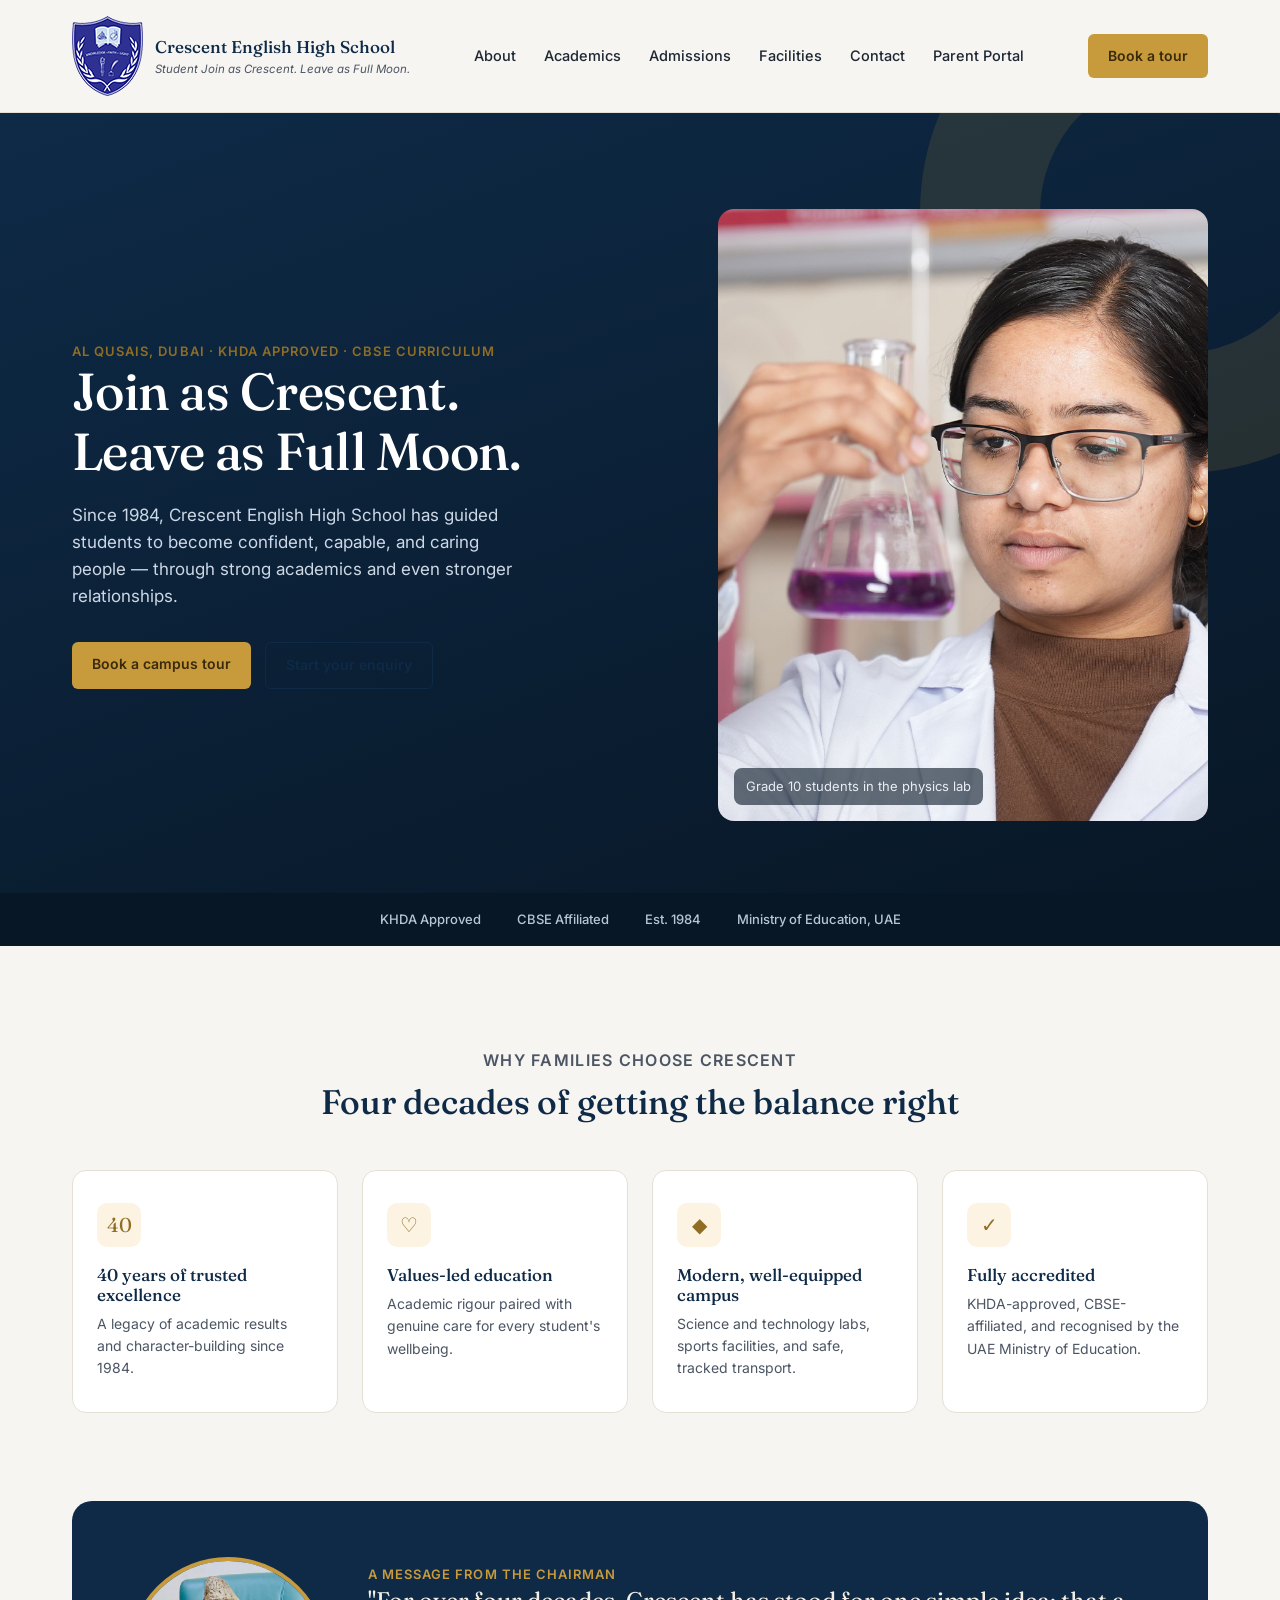
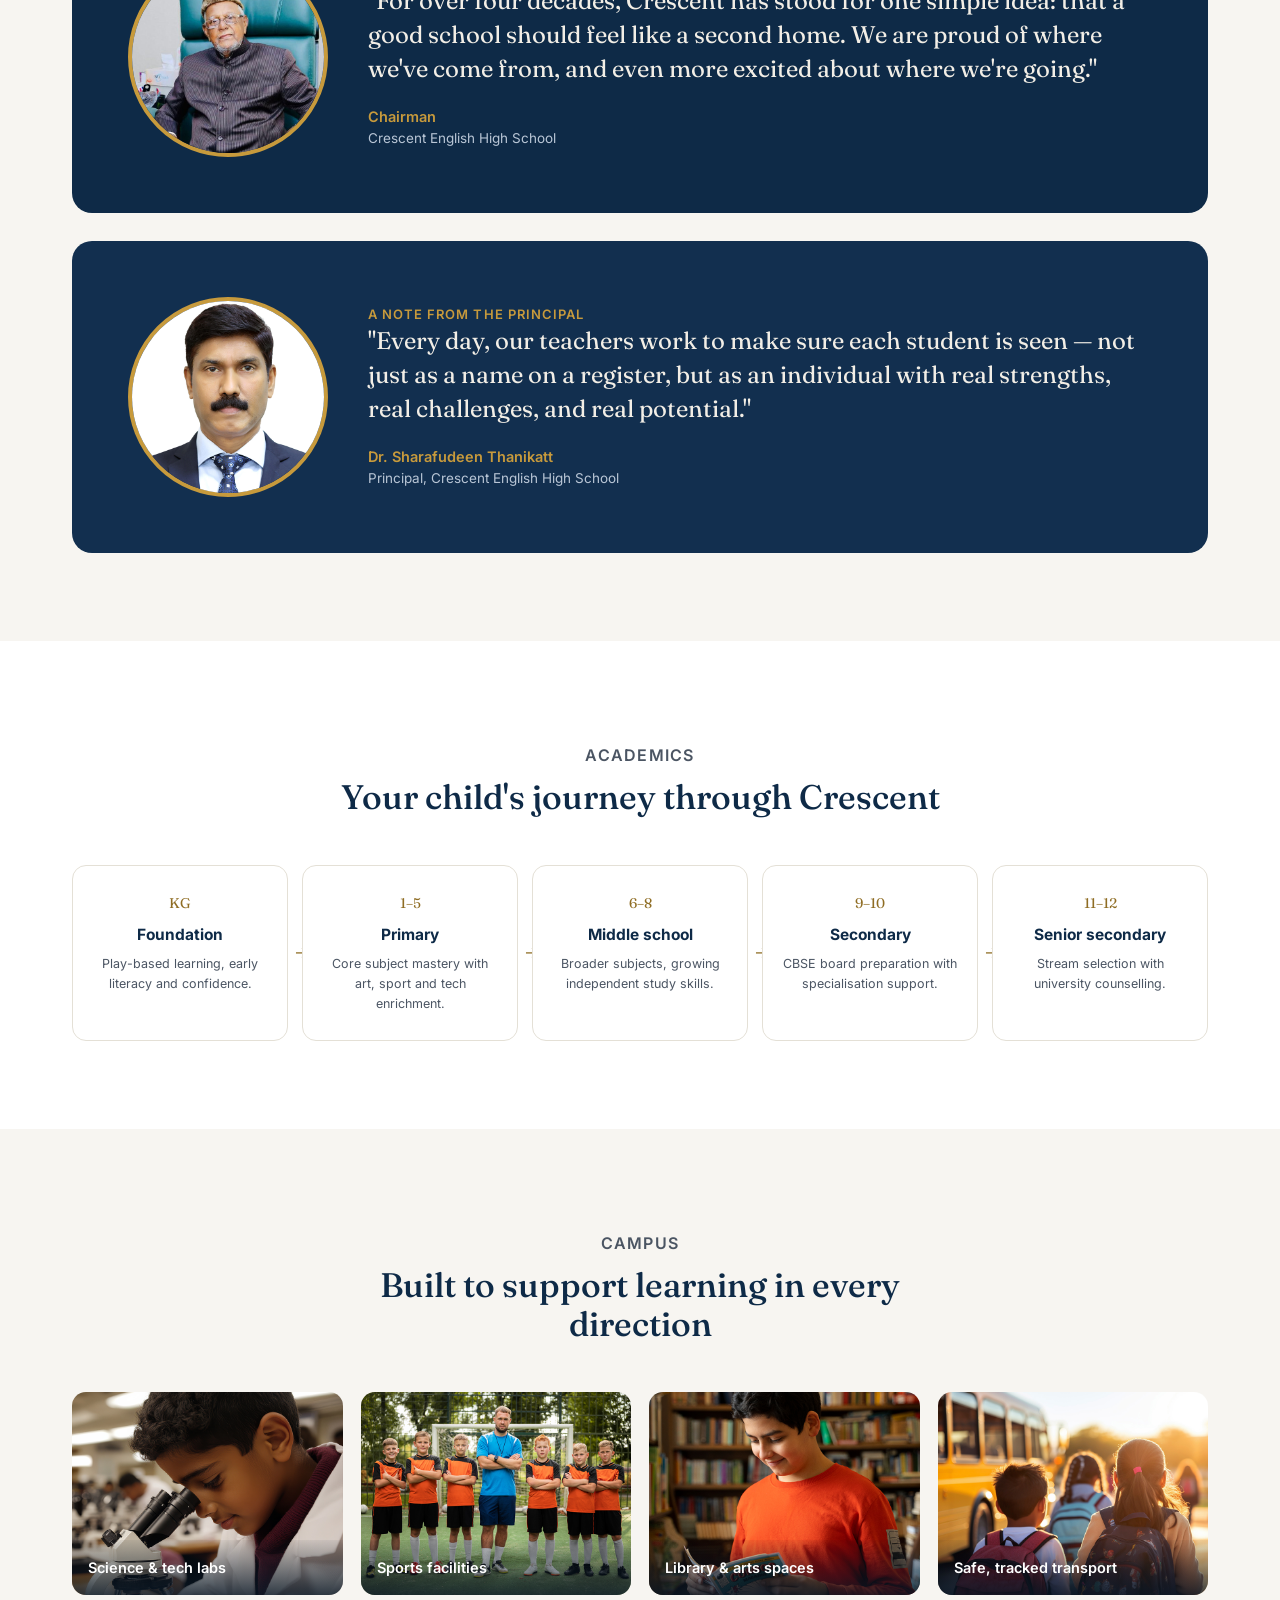
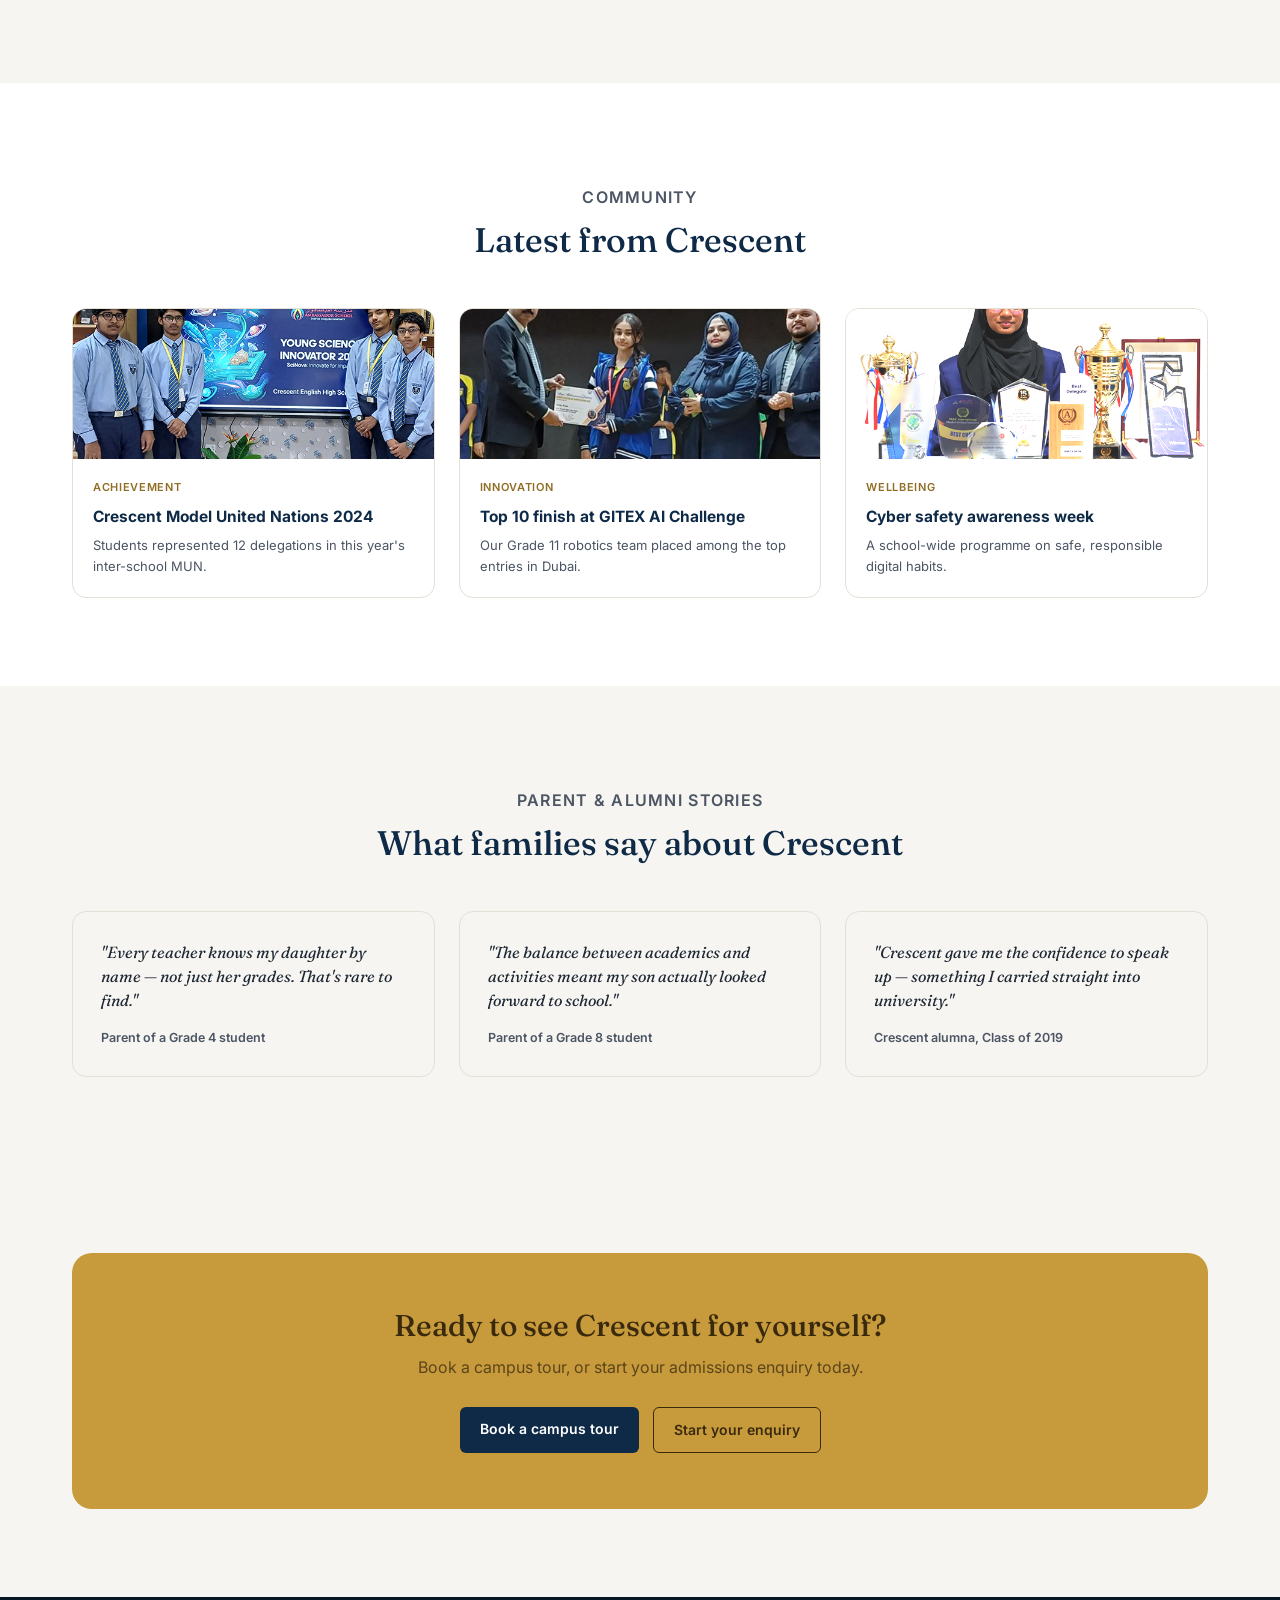
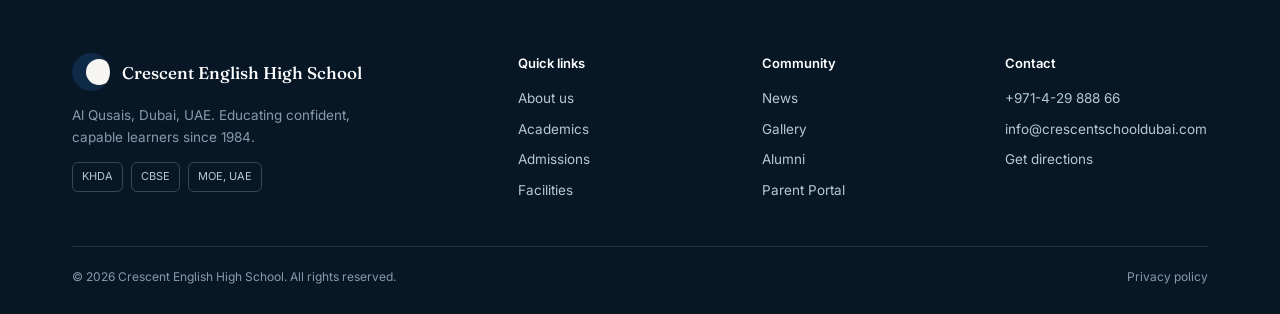
<file: index.html>
<!DOCTYPE html>
<html lang="en">
<head>
<meta charset="UTF-8">
<meta name="viewport" content="width=device-width, initial-scale=1.0">
<title>Crescent English High School — Home</title>
<link rel="preconnect" href="https://fonts.googleapis.com">
<link href="https://fonts.googleapis.com/css2?family=Fraunces:opsz,wght@9..144,400;9..144,500;9..144,600&family=Inter:wght@400;500;600&display=swap" rel="stylesheet">
<link rel="stylesheet" href="css/style.css">
</head>
<body>

<header>
  <div class="nav wrap">
    <div class="brand">
<img src="images/logo.png" alt="School Logo"><div>
        <div class="name">Crescent English High School</div>
        <div class="tag">Student Join as Crescent. Leave as Full Moon.</div>
      </div>
    </div>
    <nav class="links">
      <a href="about.html">About</a>
      <a href="academics.html">Academics</a>
      <a href="admissions.html">Admissions</a>
      <a href="facilities.html">Facilities</a>
      <a href="contact.html">Contact</a>
          <a href="parent-portal.html">Parent Portal</a>
    </nav>
    <a href="admissions.html" class="btn btn-primary">Book a tour</a>
  </div>
</header>

<section class="home-hero" style="padding:0;">
  <div class="hero-arc"></div>
  <div class="wrap">
    <div>
      <p class="eyebrow">Al Qusais, Dubai · KHDA approved · CBSE curriculum</p>
      <h1>Join as Crescent.<br>Leave as Full Moon.</h1>
      <p class="lede">Since 1984, Crescent English High School has guided students to become confident, capable, and caring people — through strong academics and even stronger relationships.</p>
      <div class="cta-row">
        <a href="admissions.html" class="btn btn-primary">Book a campus tour</a>
        <a href="admissions.html" class="btn-ghost btn">Start your enquiry</a>
      </div>
    </div>
    <div class="hero-visual">
      <img src="images/hero-home.jpg" alt="Students in the science lab at Crescent English High School">
      <div class="cap">Grade 10 students in the physics lab</div>
    </div>
  </div>
</section>

<div class="trust-strip">
  <div class="wrap">
    <span>KHDA Approved</span><span>CBSE Affiliated</span><span>Est. 1984</span><span>Ministry of Education, UAE</span>
  </div>
</div>

<section>
  <div class="wrap">
    <div class="section-head">
      <p class="eyebrow">Why families choose Crescent</p>
      <h2>Four decades of getting the balance right</h2>
    </div>
    <div class="value-grid">
      <div class="value-card"><div class="icon">40</div><h3>40 years of trusted excellence</h3><p>A legacy of academic results and character-building since 1984.</p></div>
      <div class="value-card"><div class="icon">♡</div><h3>Values-led education</h3><p>Academic rigour paired with genuine care for every student's wellbeing.</p></div>
      <div class="value-card"><div class="icon">◆</div><h3>Modern, well-equipped campus</h3><p>Science and technology labs, sports facilities, and safe, tracked transport.</p></div>
      <div class="value-card"><div class="icon">✓</div><h3>Fully accredited</h3><p>KHDA-approved, CBSE-affiliated, and recognised by the UAE Ministry of Education.</p></div>
    </div>
  </div>
</section>

<section style="padding-top:0;">
  <div class="wrap">

    <!-- Chairman's message -->
    <div class="message-panel">
      <div class="photo"><img src="images/chairman.jpg" alt="Chairman, Crescent English High School"></div>
      <div>
        <p class="eyebrow" style="color:var(--gold);">A message from the chairman</p>
        <blockquote>"For over four decades, Crescent has stood for one simple idea: that a good school should feel like a second home. We are proud of where we've come from, and even more excited about where we're going."</blockquote>
        <div class="attr">Chairman</div>
        <div class="role">Crescent English High School</div>
      </div>
    </div>

    <!-- Principal's message -->
    <div class="message-panel alt">
      <div class="photo"><img src="images/principal.jpg" alt="Dr. Sharafudeen Thanikatt, Principal"></div>
      <div>
        <p class="eyebrow" style="color:var(--gold);">A note from the principal</p>
        <blockquote>"Every day, our teachers work to make sure each student is seen — not just as a name on a register, but as an individual with real strengths, real challenges, and real potential."</blockquote>
        <div class="attr">Dr. Sharafudeen Thanikatt</div>
        <div class="role">Principal, Crescent English High School</div>
      </div>
    </div>

  </div>
</section>

<section class="bg-white">
  <div class="wrap">
    <div class="section-head">
      <p class="eyebrow">Academics</p>
      <h2>Your child's journey through Crescent</h2>
    </div>
    <div class="journey">
      <div class="stop"><div class="n">KG</div><h4>Foundation</h4><p>Play-based learning, early literacy and confidence.</p></div>
      <div class="stop"><div class="n">1–5</div><h4>Primary</h4><p>Core subject mastery with art, sport and tech enrichment.</p></div>
      <div class="stop"><div class="n">6–8</div><h4>Middle school</h4><p>Broader subjects, growing independent study skills.</p></div>
      <div class="stop"><div class="n">9–10</div><h4>Secondary</h4><p>CBSE board preparation with specialisation support.</p></div>
      <div class="stop"><div class="n">11–12</div><h4>Senior secondary</h4><p>Stream selection with university counselling.</p></div>
    </div>
  </div>
</section>

<section>
  <div class="wrap">
    <div class="section-head">
      <p class="eyebrow">Campus</p>
      <h2>Built to support learning in every direction</h2>
    </div>
    <div class="facility-grid">
      <div class="facility-card"><img src="images/facility-labs.jpg" alt="Science and technology labs"><div class="label">Science & tech labs</div></div>
      <div class="facility-card"><img src="images/facility-sports.jpg" alt="Sports facilities"><div class="label">Sports facilities</div></div>
      <div class="facility-card"><img src="images/facility-library.jpg" alt="Library and arts spaces"><div class="label">Library & arts spaces</div></div>
      <div class="facility-card"><img src="images/facility-transport.jpg" alt="School transport"><div class="label">Safe, tracked transport</div></div>
    </div>
  </div>
</section>

<section class="bg-white">
  <div class="wrap">
    <div class="section-head">
      <p class="eyebrow">Community</p>
      <h2>Latest from Crescent</h2>
    </div>
    <div class="news-grid">
      <div class="news-card"><div class="thumb"><img src="images/news-1.jpg" alt="Crescent Model United Nations"></div><div class="body"><p class="tag">Achievement</p><h4>Crescent Model United Nations 2024</h4><p>Students represented 12 delegations in this year's inter-school MUN.</p></div></div>
      <div class="news-card"><div class="thumb"><img src="images/news-2.jpg" alt="GITEX AI Challenge"></div><div class="body"><p class="tag">Innovation</p><h4>Top 10 finish at GITEX AI Challenge</h4><p>Our Grade 11 robotics team placed among the top entries in Dubai.</p></div></div>
      <div class="news-card"><div class="thumb"><img src="images/news-3.jpg" alt="Cyber safety awareness"></div><div class="body"><p class="tag">Wellbeing</p><h4>Cyber safety awareness week</h4><p>A school-wide programme on safe, responsible digital habits.</p></div></div>
    </div>
  </div>
</section>

<section>
  <div class="wrap">
    <div class="section-head">
      <p class="eyebrow">Parent & alumni stories</p>
      <h2>What families say about Crescent</h2>
    </div>
    <div class="t-grid">
      <div class="t-card"><p class="quote">"Every teacher knows my daughter by name — not just her grades. That's rare to find."</p><p class="who">Parent of a Grade 4 student</p></div>
      <div class="t-card"><p class="quote">"The balance between academics and activities meant my son actually looked forward to school."</p><p class="who">Parent of a Grade 8 student</p></div>
      <div class="t-card"><p class="quote">"Crescent gave me the confidence to speak up — something I carried straight into university."</p><p class="who">Crescent alumna, Class of 2019</p></div>
    </div>
  </div>
</section>

<section>
  <div class="wrap">
    <div class="cta-band">
      <h2>Ready to see Crescent for yourself?</h2>
      <p>Book a campus tour, or start your admissions enquiry today.</p>
      <div class="cta-row" style="justify-content:center;">
        <a href="admissions.html" class="btn btn-primary">Book a campus tour</a>
        <a href="admissions.html" class="btn-ghost btn">Start your enquiry</a>
      </div>
    </div>
  </div>
</section>

<footer class="site-footer">
  <div class="wrap">
    <div class="foot-grid">
      <div>
        <div class="brand" style="margin-bottom:14px;"><div class="mark"></div><div><div class="name" style="color:#fff;">Crescent English High School</div></div></div>
        <p style="max-width:280px; color:#8a99ab;">Al Qusais, Dubai, UAE. Educating confident, capable learners since 1984.</p>
        <div class="badges-row">
          <span class="foot-badge">KHDA</span><span class="foot-badge">CBSE</span><span class="foot-badge">MOE, UAE</span>
        </div>
      </div>
      <div><h5>Quick links</h5><div class="foot-links"><a href="about.html">About us</a><a href="academics.html">Academics</a><a href="admissions.html">Admissions</a><a href="facilities.html">Facilities</a></div></div>
      <div><h5>Community</h5><div class="foot-links"><a href="#">News</a><a href="#">Gallery</a><a href="#">Alumni</a><a href="parent-portal.html">Parent Portal</a></div></div>
      <div><h5>Contact</h5><div class="foot-links"><a href="tel:+97142988866">+971-4-29 888 66</a><a href="mailto:info@crescentschooldubai.com">info@crescentschooldubai.com</a><a href="contact.html">Get directions</a></div></div>
    </div>
    <div class="foot-bottom">
      <span>© 2026 Crescent English High School. All rights reserved.</span>
      <span>Privacy policy</span>
    </div>
  </div>
</footer>

</body>
</html>
</file>
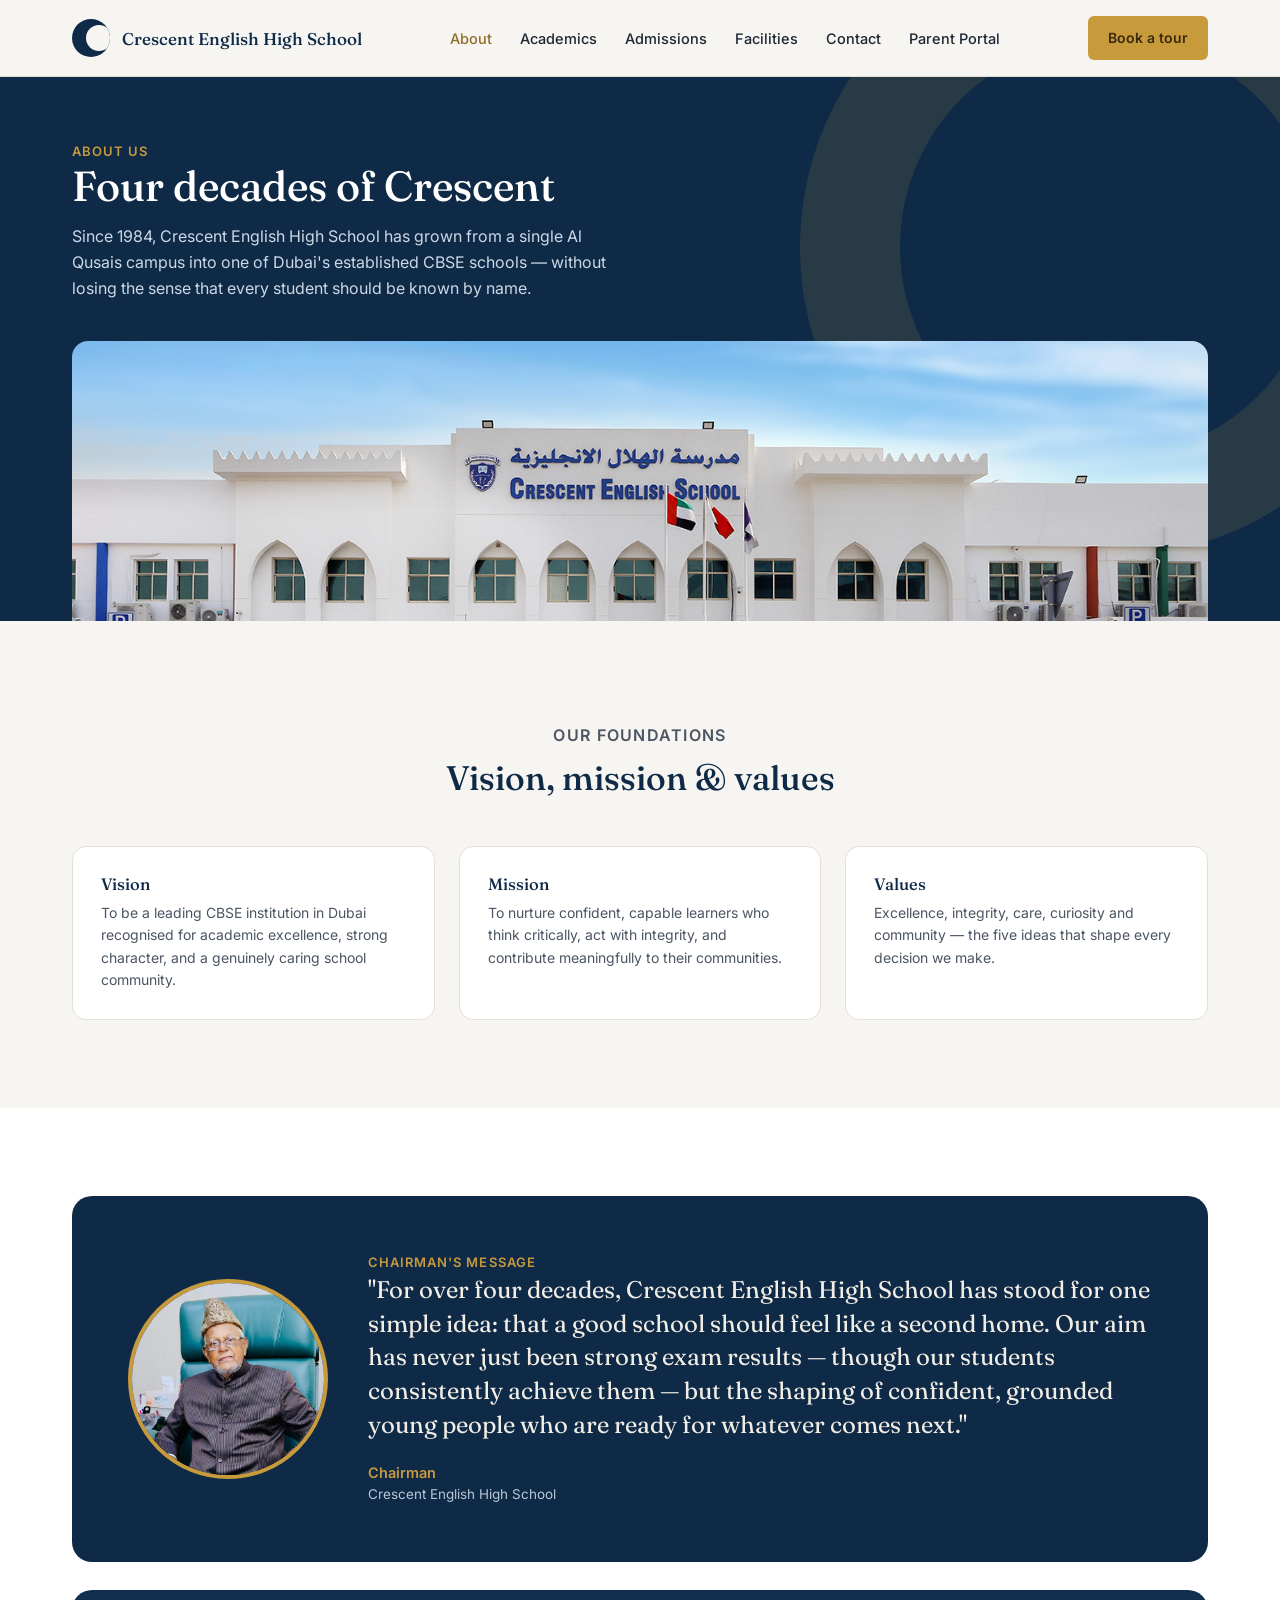
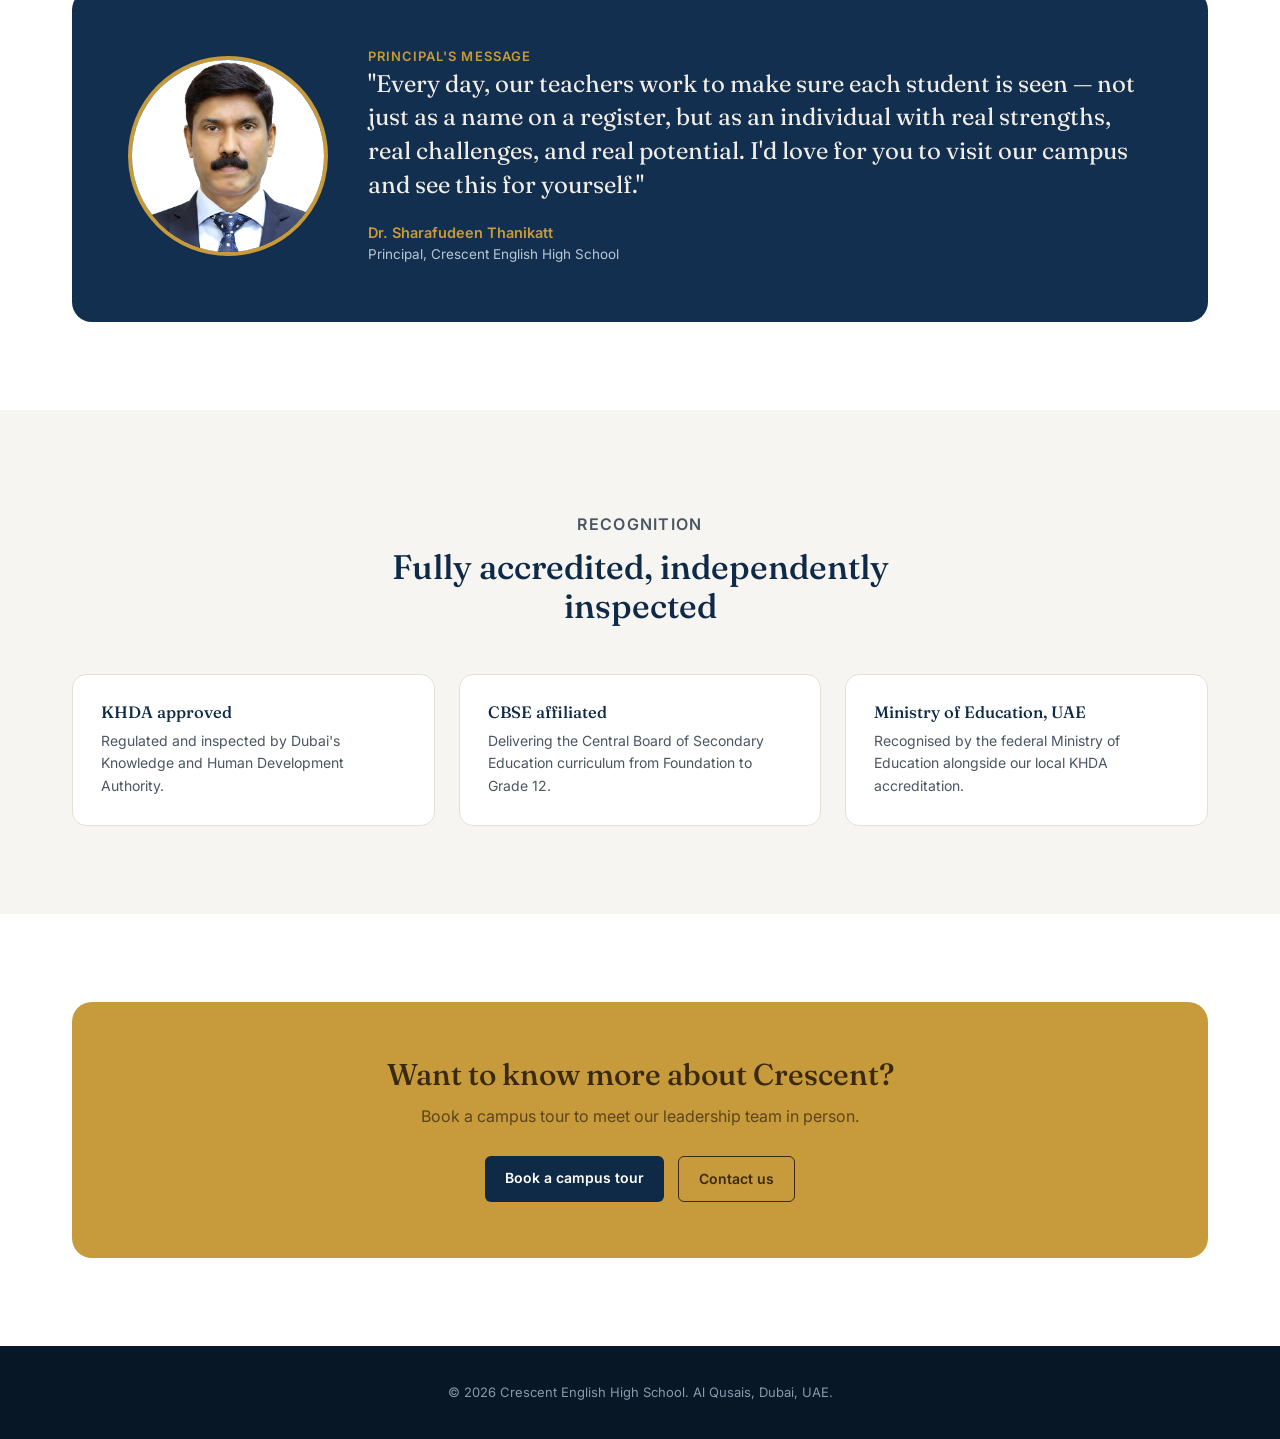
<file: about.html>
<!DOCTYPE html>
<html lang="en">
<head>
<meta charset="UTF-8">
<meta name="viewport" content="width=device-width, initial-scale=1.0">
<title>Crescent English High School — About</title>
<link rel="preconnect" href="https://fonts.googleapis.com">
<link href="https://fonts.googleapis.com/css2?family=Fraunces:opsz,wght@9..144,400;9..144,500;9..144,600&family=Inter:wght@400;500;600&display=swap" rel="stylesheet">
<link rel="stylesheet" href="css/style.css">
</head>
<body>

<header>
  <div class="nav wrap">
    <div class="brand"><div class="mark"></div><div class="name">Crescent English High School</div></div>
    <nav class="links">
      <a href="about.html" class="active">About</a>
      <a href="academics.html">Academics</a>
      <a href="admissions.html">Admissions</a>
      <a href="facilities.html">Facilities</a>
      <a href="contact.html">Contact</a>
          <a href="parent-portal.html">Parent Portal</a>
    </nav>
    <a href="admissions.html" class="btn btn-primary">Book a tour</a>
  </div>
</header>

<div class="pagehero">
  <div class="wrap">
    <p class="eyebrow" style="color:var(--gold);">About us</p>
    <h1>Four decades of Crescent</h1>
    <p class="lede">Since 1984, Crescent English High School has grown from a single Al Qusais campus into one of Dubai's established CBSE schools — without losing the sense that every student should be known by name.</p>
    <div class="hero-img"><img src="images/about-hero.jpg" alt="Crescent English High School campus"></div>
  </div>
</div>

<section>
  <div class="wrap">
    <div class="section-head"><p class="eyebrow">Our foundations</p><h2>Vision, mission & values</h2></div>
    <div class="grid3">
      <div class="card"><h3>Vision</h3><p>To be a leading CBSE institution in Dubai recognised for academic excellence, strong character, and a genuinely caring school community.</p></div>
      <div class="card"><h3>Mission</h3><p>To nurture confident, capable learners who think critically, act with integrity, and contribute meaningfully to their communities.</p></div>
      <div class="card"><h3>Values</h3><p>Excellence, integrity, care, curiosity and community — the five ideas that shape every decision we make.</p></div>
    </div>
  </div>
</section>

<section class="bg-white">
  <div class="wrap">
    <div class="message-panel">
      <div class="photo"><img src="images/chairman.jpg" alt="Chairman, Crescent English High School"></div>
      <div>
        <p class="eyebrow" style="color:var(--gold);">Chairman's message</p>
        <blockquote>"For over four decades, Crescent English High School has stood for one simple idea: that a good school should feel like a second home. Our aim has never just been strong exam results — though our students consistently achieve them — but the shaping of confident, grounded young people who are ready for whatever comes next."</blockquote>
        <div class="attr">Chairman</div>
        <div class="role">Crescent English High School</div>
      </div>
    </div>
    <div class="message-panel alt">
      <div class="photo"><img src="images/principal.jpg" alt="Dr. Sharafudeen Thanikatt, Principal"></div>
      <div>
        <p class="eyebrow" style="color:var(--gold);">Principal's message</p>
        <blockquote>"Every day, our teachers work to make sure each student is seen — not just as a name on a register, but as an individual with real strengths, real challenges, and real potential. I'd love for you to visit our campus and see this for yourself."</blockquote>
        <div class="attr">Dr. Sharafudeen Thanikatt</div>
        <div class="role">Principal, Crescent English High School</div>
      </div>
    </div>
  </div>
</section>

<section>
  <div class="wrap">
    <div class="section-head"><p class="eyebrow">Recognition</p><h2>Fully accredited, independently inspected</h2></div>
    <div class="grid3">
      <div class="card"><h3>KHDA approved</h3><p>Regulated and inspected by Dubai's Knowledge and Human Development Authority.</p></div>
      <div class="card"><h3>CBSE affiliated</h3><p>Delivering the Central Board of Secondary Education curriculum from Foundation to Grade 12.</p></div>
      <div class="card"><h3>Ministry of Education, UAE</h3><p>Recognised by the federal Ministry of Education alongside our local KHDA accreditation.</p></div>
    </div>
  </div>
</section>

<section class="bg-white">
  <div class="wrap">
    <div class="cta-band">
      <h2>Want to know more about Crescent?</h2>
      <p>Book a campus tour to meet our leadership team in person.</p>
      <div class="cta-row" style="justify-content:center;">
        <a href="admissions.html" class="btn btn-primary">Book a campus tour</a>
        <a href="contact.html" class="btn-ghost btn">Contact us</a>
      </div>
    </div>
  </div>
</section>

<footer class="simple">© 2026 Crescent English High School. Al Qusais, Dubai, UAE.</footer>

</body>
</html>
</file>
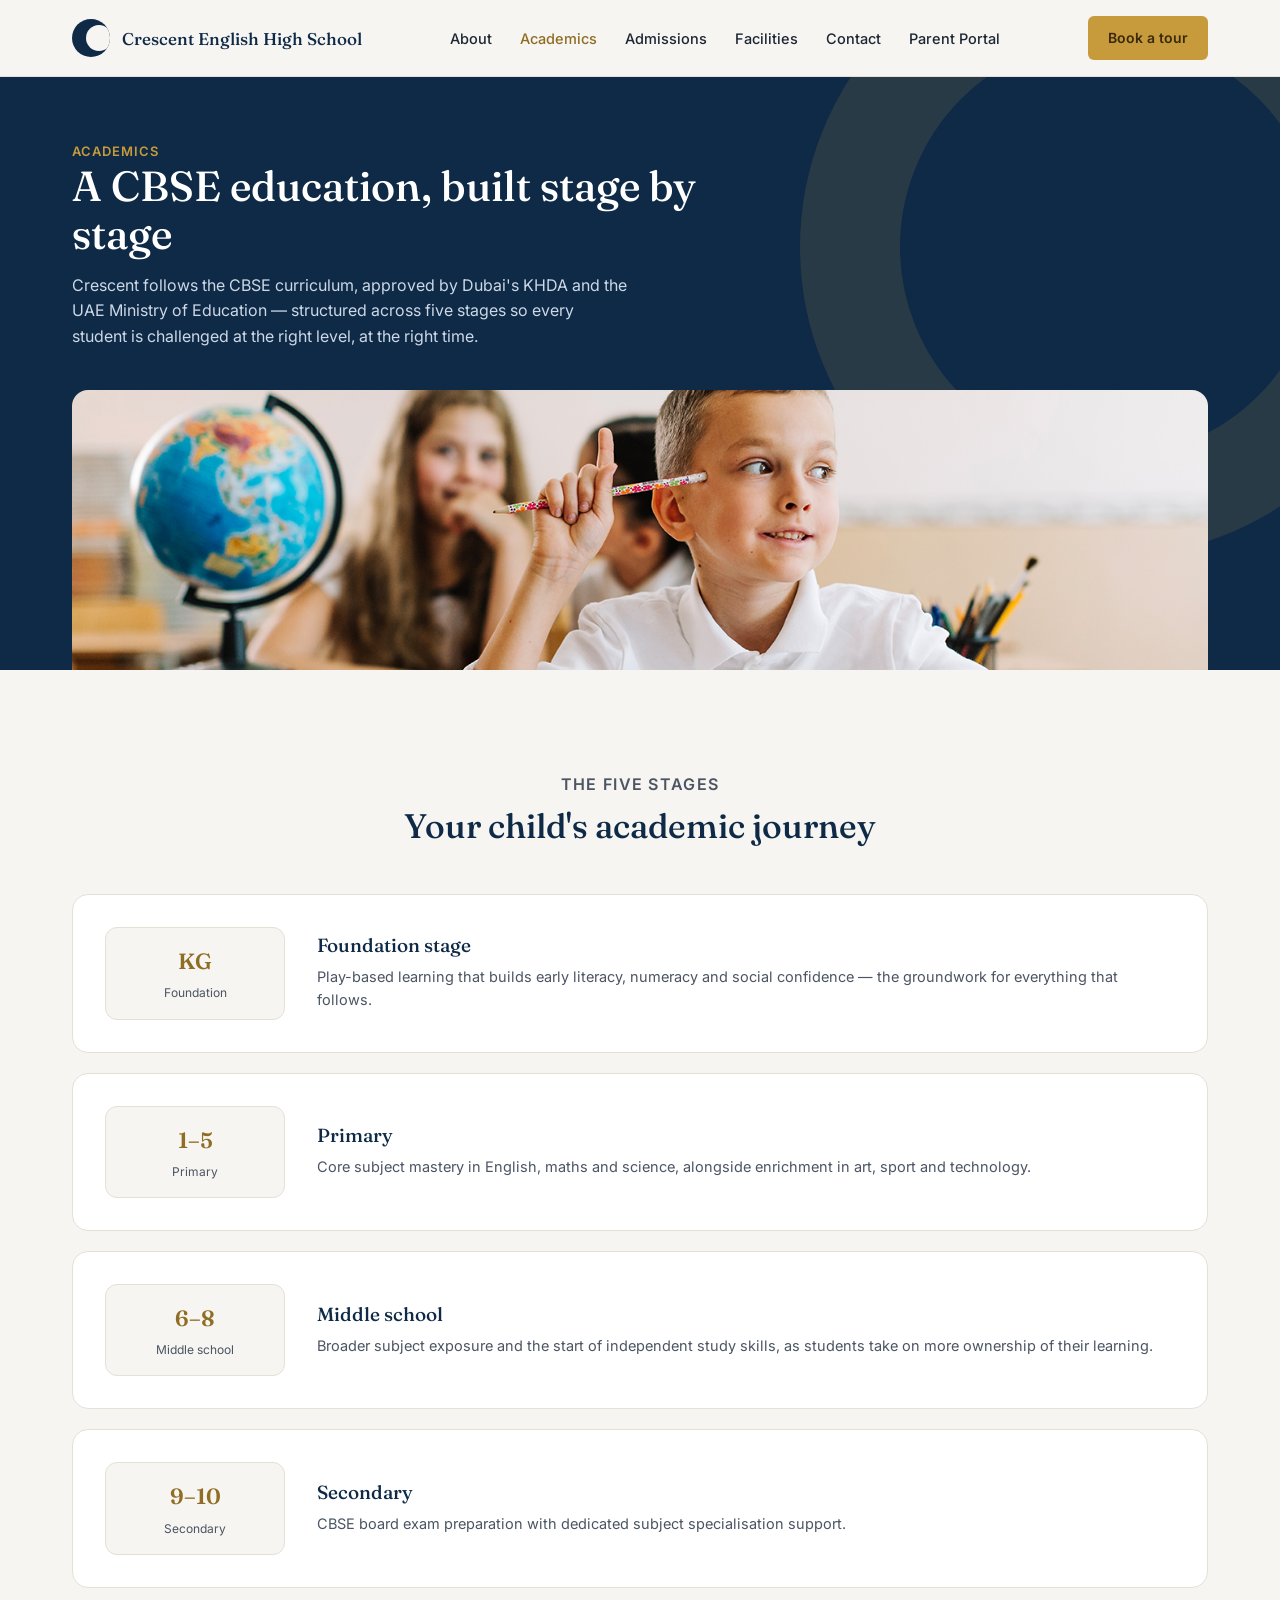
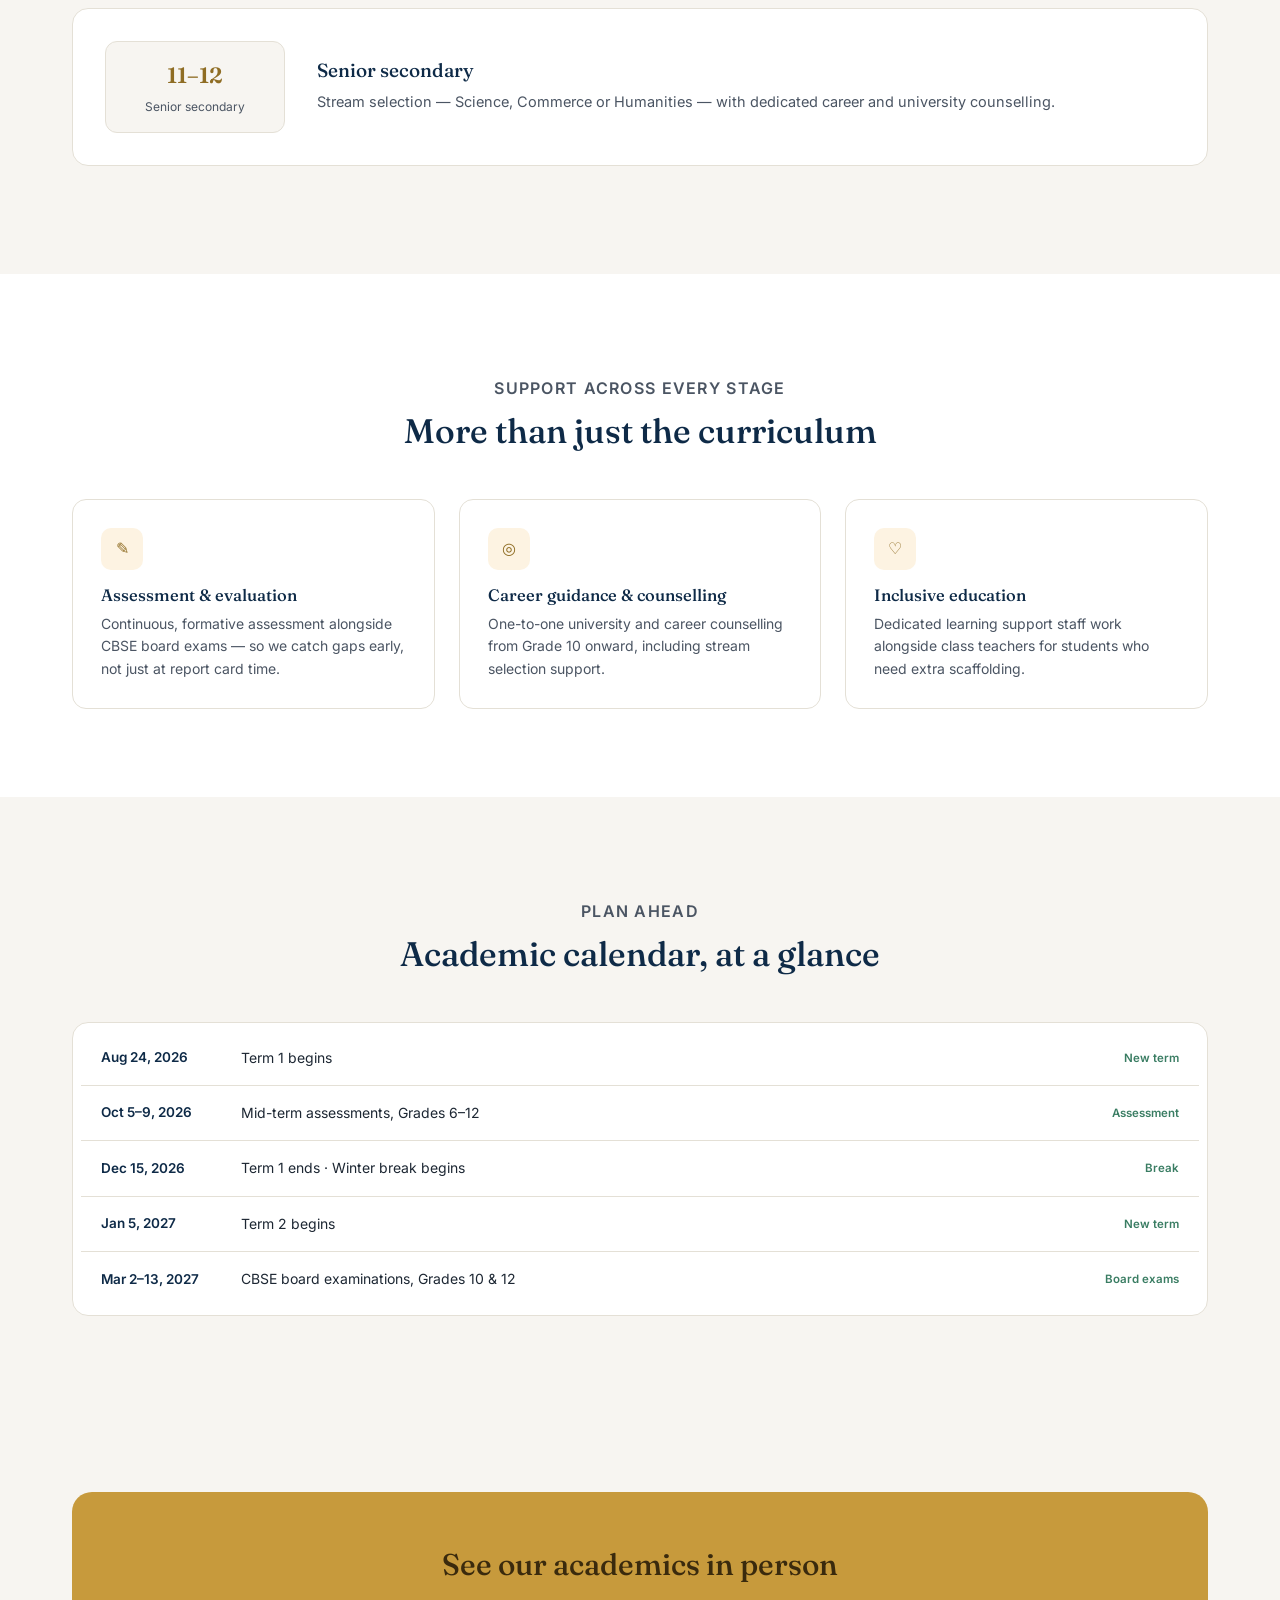
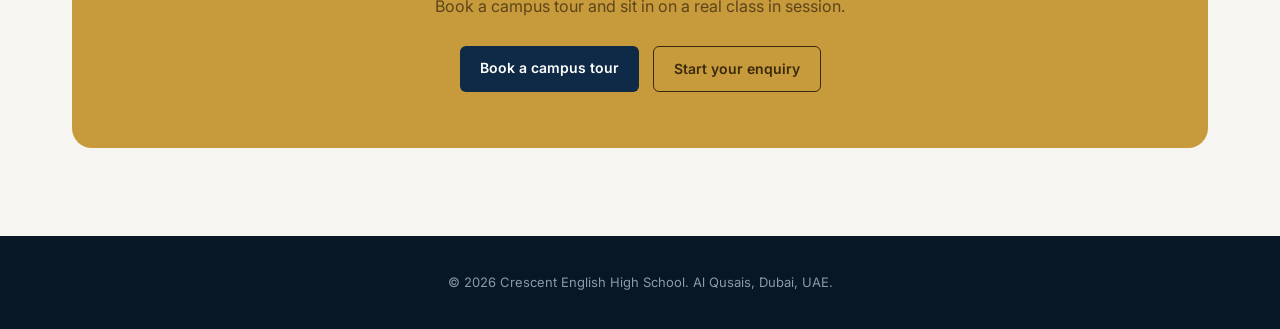
<file: academics.html>
<!DOCTYPE html>
<html lang="en">
<head>
<meta charset="UTF-8">
<meta name="viewport" content="width=device-width, initial-scale=1.0">
<title>Crescent English High School — Academics</title>
<link rel="preconnect" href="https://fonts.googleapis.com">
<link href="https://fonts.googleapis.com/css2?family=Fraunces:opsz,wght@9..144,400;9..144,500;9..144,600&family=Inter:wght@400;500;600&display=swap" rel="stylesheet">
<link rel="stylesheet" href="css/style.css">
<style>.cal-row{display:grid; grid-template-columns:140px 1fr 140px; padding:16px 20px; align-items:center;} .cal-row:not(:last-child){border-bottom:1px solid var(--line);} .cal-row .date{font-weight:600; color:var(--navy); font-size:13.5px;} .cal-row .event{font-size:14px;} .cal-row .tag{font-size:11.5px; text-align:right; color:var(--sage); font-weight:600;} .calendar{background:#fff; border:1px solid var(--line); border-radius:16px; padding:8px; overflow:hidden;} .phase{background:#fff; border:1px solid var(--line); border-radius:16px; padding:32px; margin-bottom:20px; display:grid; grid-template-columns:180px 1fr; gap:32px; align-items:center;} .phase .badge{background:var(--cream); border:1px solid var(--line); border-radius:12px; padding:16px; text-align:center;} .phase .badge .grade{font-family:'Fraunces',serif; font-size:22px; color:var(--gold-deep); font-weight:600;} .phase .badge .label{font-size:12px; color:var(--ink-soft); margin-top:4px;} .phase h3{font-size:19px; margin-bottom:8px;} .phase p{font-size:14.5px; color:var(--ink-soft);} @media (max-width:900px){.phase{grid-template-columns:1fr;} .cal-row{grid-template-columns:1fr; text-align:left; gap:4px;} .cal-row .tag{text-align:left;}}</style>
</head>
<body>

<header>
  <div class="nav wrap">
    <div class="brand"><div class="mark"></div><div class="name">Crescent English High School</div></div>
    <nav class="links">
      <a href="about.html">About</a>
      <a href="academics.html" class="active">Academics</a>
      <a href="admissions.html">Admissions</a>
      <a href="facilities.html">Facilities</a>
      <a href="contact.html">Contact</a>
          <a href="parent-portal.html">Parent Portal</a>
    </nav>
    <a href="admissions.html" class="btn btn-primary">Book a tour</a>
  </div>
</header>

<div class="pagehero">
  <div class="wrap">
    <p class="eyebrow" style="color:var(--gold);">Academics</p>
    <h1>A CBSE education, built stage by stage</h1>
    <p class="lede">Crescent follows the CBSE curriculum, approved by Dubai's KHDA and the UAE Ministry of Education — structured across five stages so every student is challenged at the right level, at the right time.</p>
    <div class="hero-img"><img src="images/academics-hero.jpg" alt="Classroom at Crescent English High School"></div>
  </div>
</div>

<section>
  <div class="wrap">
    <div class="section-head">
      <p class="eyebrow">The five stages</p>
      <h2>Your child's academic journey</h2>
    </div>
    <div class="phase"><div class="badge"><div class="grade">KG</div><div class="label">Foundation</div></div><div><h3>Foundation stage</h3><p>Play-based learning that builds early literacy, numeracy and social confidence — the groundwork for everything that follows.</p></div></div>
    <div class="phase"><div class="badge"><div class="grade">1–5</div><div class="label">Primary</div></div><div><h3>Primary</h3><p>Core subject mastery in English, maths and science, alongside enrichment in art, sport and technology.</p></div></div>
    <div class="phase"><div class="badge"><div class="grade">6–8</div><div class="label">Middle school</div></div><div><h3>Middle school</h3><p>Broader subject exposure and the start of independent study skills, as students take on more ownership of their learning.</p></div></div>
    <div class="phase"><div class="badge"><div class="grade">9–10</div><div class="label">Secondary</div></div><div><h3>Secondary</h3><p>CBSE board exam preparation with dedicated subject specialisation support.</p></div></div>
    <div class="phase"><div class="badge"><div class="grade">11–12</div><div class="label">Senior secondary</div></div><div><h3>Senior secondary</h3><p>Stream selection — Science, Commerce or Humanities — with dedicated career and university counselling.</p></div></div>
  </div>
</section>

<section class="bg-white">
  <div class="wrap">
    <div class="section-head"><p class="eyebrow">Support across every stage</p><h2>More than just the curriculum</h2></div>
    <div class="grid3">
      <div class="card"><div class="icon">✎</div><h3>Assessment & evaluation</h3><p>Continuous, formative assessment alongside CBSE board exams — so we catch gaps early, not just at report card time.</p></div>
      <div class="card"><div class="icon">◎</div><h3>Career guidance & counselling</h3><p>One-to-one university and career counselling from Grade 10 onward, including stream selection support.</p></div>
      <div class="card"><div class="icon">♡</div><h3>Inclusive education</h3><p>Dedicated learning support staff work alongside class teachers for students who need extra scaffolding.</p></div>
    </div>
  </div>
</section>

<section>
  <div class="wrap">
    <div class="section-head"><p class="eyebrow">Plan ahead</p><h2>Academic calendar, at a glance</h2></div>
    <div class="calendar">
      <div class="cal-row"><div class="date">Aug 24, 2026</div><div class="event">Term 1 begins</div><div class="tag">New term</div></div>
      <div class="cal-row"><div class="date">Oct 5–9, 2026</div><div class="event">Mid-term assessments, Grades 6–12</div><div class="tag">Assessment</div></div>
      <div class="cal-row"><div class="date">Dec 15, 2026</div><div class="event">Term 1 ends · Winter break begins</div><div class="tag">Break</div></div>
      <div class="cal-row"><div class="date">Jan 5, 2027</div><div class="event">Term 2 begins</div><div class="tag">New term</div></div>
      <div class="cal-row"><div class="date">Mar 2–13, 2027</div><div class="event">CBSE board examinations, Grades 10 & 12</div><div class="tag">Board exams</div></div>
    </div>
  </div>
</section>

<section>
  <div class="wrap">
    <div class="cta-band">
      <h2>See our academics in person</h2>
      <p>Book a campus tour and sit in on a real class in session.</p>
      <div class="cta-row" style="justify-content:center;">
        <a href="admissions.html" class="btn btn-primary">Book a campus tour</a>
        <a href="admissions.html" class="btn-ghost btn">Start your enquiry</a>
      </div>
    </div>
  </div>
</section>

<footer class="simple">© 2026 Crescent English High School. Al Qusais, Dubai, UAE.</footer>

</body>
</html>
</file>
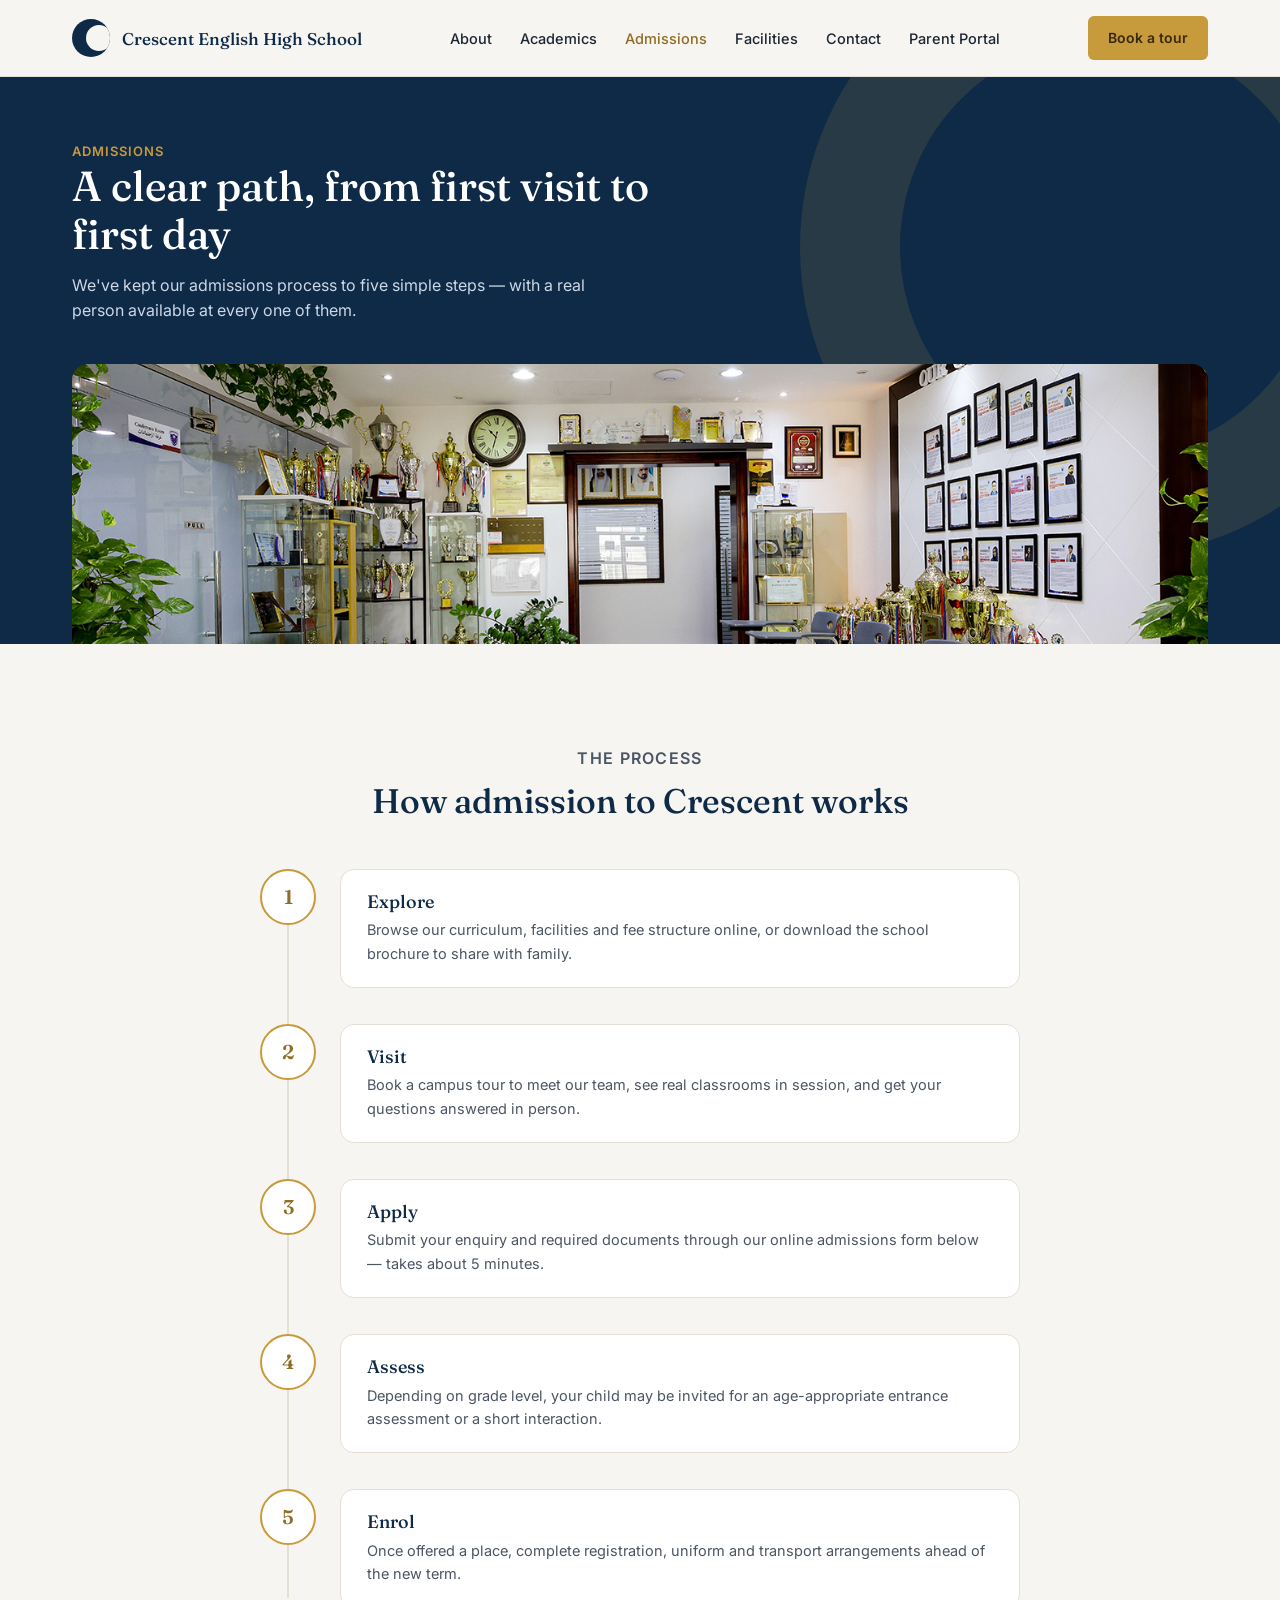
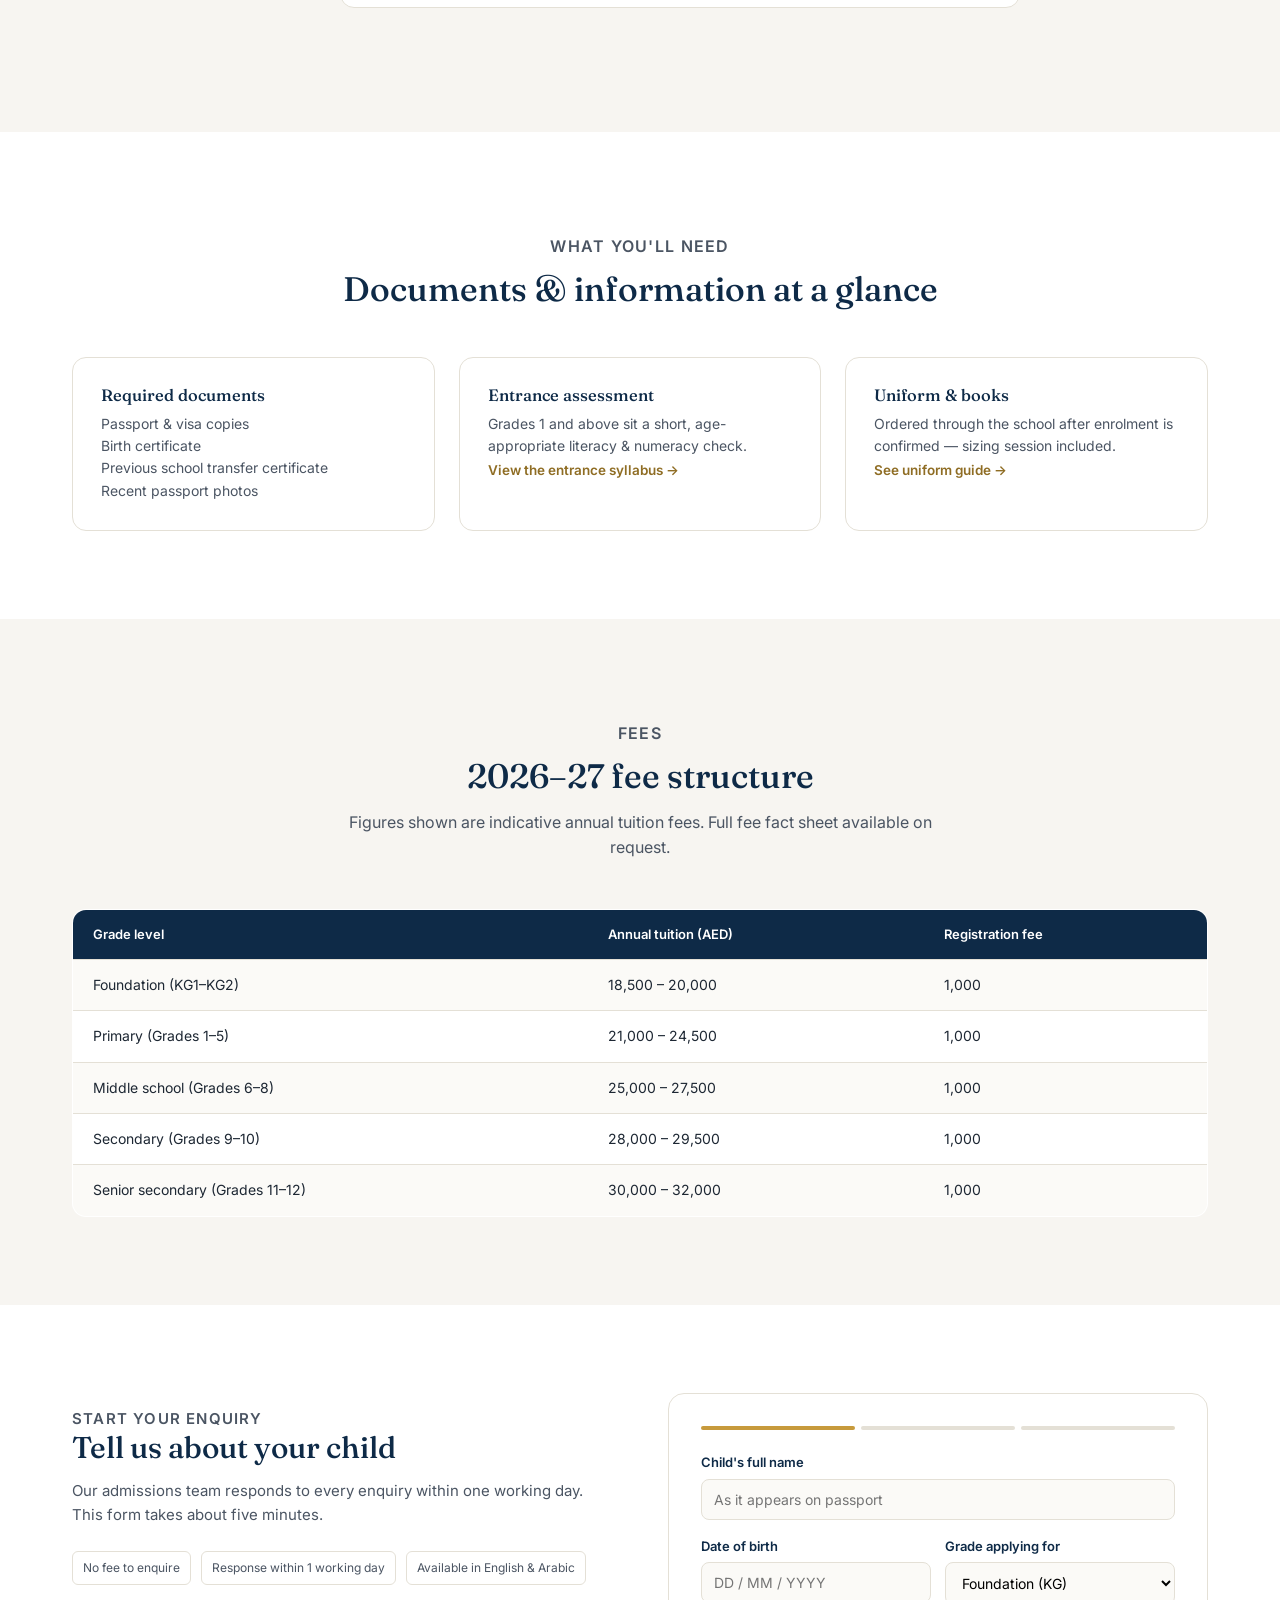
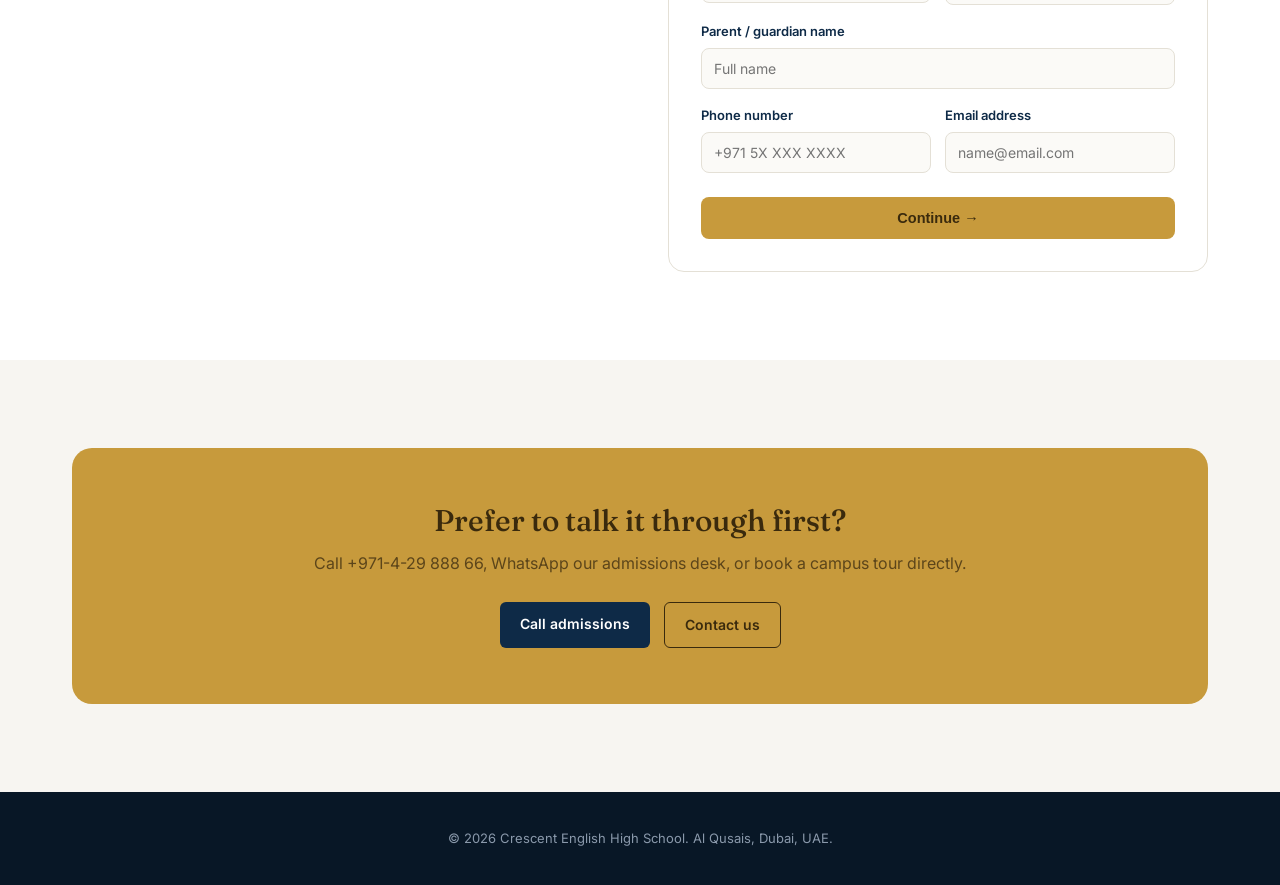
<file: admissions.html>
<!DOCTYPE html>
<html lang="en">
<head>
<meta charset="UTF-8">
<meta name="viewport" content="width=device-width, initial-scale=1.0">
<title>Crescent English High School — Admissions</title>
<link rel="preconnect" href="https://fonts.googleapis.com">
<link href="https://fonts.googleapis.com/css2?family=Fraunces:opsz,wght@9..144,400;9..144,500;9..144,600&family=Inter:wght@400;500;600&display=swap" rel="stylesheet">
<link rel="stylesheet" href="css/style.css">
</head>
<body>

<header>
  <div class="nav wrap">
    <div class="brand"><div class="mark"></div><div class="name">Crescent English High School</div></div>
    <nav class="links">
      <a href="about.html">About</a>
      <a href="academics.html">Academics</a>
      <a href="admissions.html" class="active">Admissions</a>
      <a href="facilities.html">Facilities</a>
      <a href="contact.html">Contact</a>
          <a href="parent-portal.html">Parent Portal</a>
    </nav>
    <a href="admissions.html" class="btn btn-primary">Book a tour</a>
  </div>
</header>

<div class="pagehero">
  <div class="wrap">
    <p class="eyebrow" style="color:var(--gold);">Admissions</p>
    <h1>A clear path, from first visit to first day</h1>
    <p class="lede">We've kept our admissions process to five simple steps — with a real person available at every one of them.</p>
    <div class="hero-img"><img src="images/admissions-hero.jpg" alt="Campus entrance at Crescent English High School"></div>
  </div>
</div>

<section>
  <div class="wrap">
    <div class="section-head"><p class="eyebrow">The process</p><h2>How admission to Crescent works</h2></div>
    <div class="process">
      <div class="step"><div class="num">1</div><div class="content"><h3>Explore</h3><p>Browse our curriculum, facilities and fee structure online, or download the school brochure to share with family.</p></div></div>
      <div class="step"><div class="num">2</div><div class="content"><h3>Visit</h3><p>Book a campus tour to meet our team, see real classrooms in session, and get your questions answered in person.</p></div></div>
      <div class="step"><div class="num">3</div><div class="content"><h3>Apply</h3><p>Submit your enquiry and required documents through our online admissions form below — takes about 5 minutes.</p></div></div>
      <div class="step"><div class="num">4</div><div class="content"><h3>Assess</h3><p>Depending on grade level, your child may be invited for an age-appropriate entrance assessment or a short interaction.</p></div></div>
      <div class="step"><div class="num">5</div><div class="content"><h3>Enrol</h3><p>Once offered a place, complete registration, uniform and transport arrangements ahead of the new term.</p></div></div>
    </div>
  </div>
</section>

<section class="bg-white">
  <div class="wrap">
    <div class="section-head"><p class="eyebrow">What you'll need</p><h2>Documents & information at a glance</h2></div>
    <div class="grid3">
      <div class="card"><h3>Required documents</h3><p>Passport & visa copies</p><p>Birth certificate</p><p>Previous school transfer certificate</p><p>Recent passport photos</p></div>
      <div class="card"><h3>Entrance assessment</h3><p>Grades 1 and above sit a short, age-appropriate literacy & numeracy check.</p><a href="#">View the entrance syllabus →</a></div>
      <div class="card"><h3>Uniform & books</h3><p>Ordered through the school after enrolment is confirmed — sizing session included.</p><a href="#">See uniform guide →</a></div>
    </div>
  </div>
</section>

<section>
  <div class="wrap">
    <div class="section-head">
      <p class="eyebrow">Fees</p>
      <h2>2026–27 fee structure</h2>
      <p>Figures shown are indicative annual tuition fees. Full fee fact sheet available on request.</p>
    </div>
    <table class="data-table">
      <tr><th>Grade level</th><th>Annual tuition (AED)</th><th>Registration fee</th></tr>
      <tr><td>Foundation (KG1–KG2)</td><td>18,500 – 20,000</td><td>1,000</td></tr>
      <tr><td>Primary (Grades 1–5)</td><td>21,000 – 24,500</td><td>1,000</td></tr>
      <tr><td>Middle school (Grades 6–8)</td><td>25,000 – 27,500</td><td>1,000</td></tr>
      <tr><td>Secondary (Grades 9–10)</td><td>28,000 – 29,500</td><td>1,000</td></tr>
      <tr><td>Senior secondary (Grades 11–12)</td><td>30,000 – 32,000</td><td>1,000</td></tr>
    </table>
  </div>
</section>

<section class="bg-white">
  <div class="wrap">
    <div class="form-panel">
      <div class="copy">
        <p class="eyebrow">Start your enquiry</p>
        <h2>Tell us about your child</h2>
        <p>Our admissions team responds to every enquiry within one working day. This form takes about five minutes.</p>
        <div class="badges">
          <span class="badge">No fee to enquire</span>
          <span class="badge">Response within 1 working day</span>
          <span class="badge">Available in English & Arabic</span>
        </div>
      </div>
      <div class="form-card">
        <div class="progress"><span class="done"></span><span></span><span></span></div>
        <div class="field"><label>Child's full name</label><input type="text" placeholder="As it appears on passport"></div>
        <div class="row2">
          <div class="field"><label>Date of birth</label><input type="text" placeholder="DD / MM / YYYY"></div>
          <div class="field"><label>Grade applying for</label><select><option>Foundation (KG)</option><option>Grade 1–5</option><option>Grade 6–8</option><option>Grade 9–10</option><option>Grade 11–12</option></select></div>
        </div>
        <div class="field"><label>Parent / guardian name</label><input type="text" placeholder="Full name"></div>
        <div class="row2">
          <div class="field"><label>Phone number</label><input type="text" placeholder="+971 5X XXX XXXX"></div>
          <div class="field"><label>Email address</label><input type="text" placeholder="name@email.com"></div>
        </div>
        <button type="button">Continue →</button>
      </div>
    </div>
  </div>
</section>

<section>
  <div class="wrap">
    <div class="cta-band">
      <h2>Prefer to talk it through first?</h2>
      <p>Call +971-4-29 888 66, WhatsApp our admissions desk, or book a campus tour directly.</p>
      <div class="cta-row" style="justify-content:center;">
        <a href="tel:+97142988866" class="btn btn-primary">Call admissions</a>
        <a href="contact.html" class="btn-ghost btn">Contact us</a>
      </div>
    </div>
  </div>
</section>

<footer class="simple">© 2026 Crescent English High School. Al Qusais, Dubai, UAE.</footer>

</body>
</html>
</file>
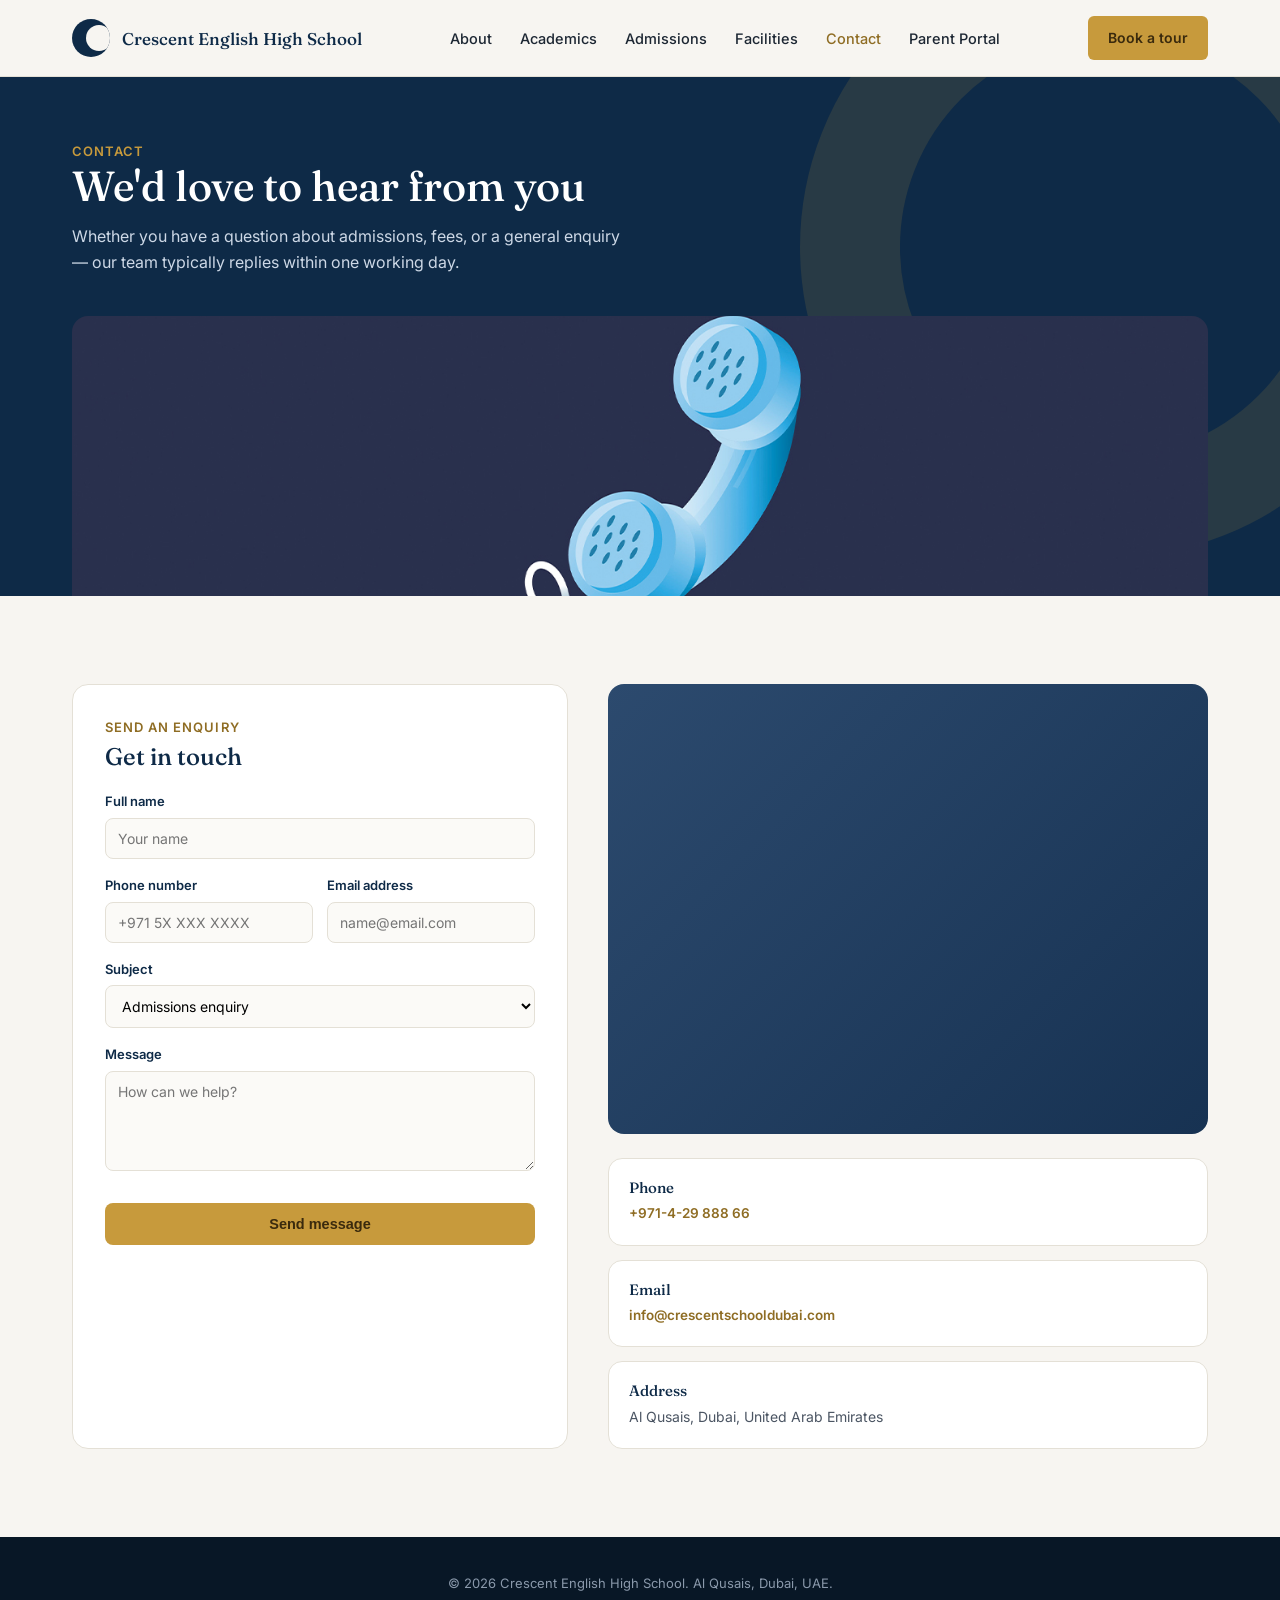
<file: contact.html>
<!DOCTYPE html>
<html lang="en">
<head>
<meta charset="UTF-8">
<meta name="viewport" content="width=device-width, initial-scale=1.0">
<title>Crescent English High School — Contact</title>
<link rel="preconnect" href="https://fonts.googleapis.com">
<link href="https://fonts.googleapis.com/css2?family=Fraunces:opsz,wght@9..144,400;9..144,500;9..144,600&family=Inter:wght@400;500;600&display=swap" rel="stylesheet">
<link rel="stylesheet" href="css/style.css">
</head>
<body>

<header>
  <div class="nav wrap">
    <div class="brand"><div class="mark"></div><div class="name">Crescent English High School</div></div>
    <nav class="links">
      <a href="about.html">About</a>
      <a href="academics.html">Academics</a>
      <a href="admissions.html">Admissions</a>
      <a href="facilities.html">Facilities</a>
      <a href="contact.html" class="active">Contact</a>
          <a href="parent-portal.html">Parent Portal</a>
    </nav>
    <a href="admissions.html" class="btn btn-primary">Book a tour</a>
  </div>
</header>

<div class="pagehero">
  <div class="wrap">
    <p class="eyebrow" style="color:var(--gold);">Contact</p>
    <h1>We'd love to hear from you</h1>
    <p class="lede">Whether you have a question about admissions, fees, or a general enquiry — our team typically replies within one working day.</p>
    <div class="hero-img"><img src="images/contact-hero.jpg" alt="Crescent English High School front entrance"></div>
  </div>
</div>

<section>
  <div class="wrap">
    <div class="contact-grid">
      <div class="form-card">
        <p class="eyebrow" style="margin-bottom:6px;">Send an enquiry</p>
        <h2 style="font-size:24px; margin-bottom:20px;">Get in touch</h2>
        <div class="field"><label>Full name</label><input type="text" placeholder="Your name"></div>
        <div class="row2">
          <div class="field"><label>Phone number</label><input type="text" placeholder="+971 5X XXX XXXX"></div>
          <div class="field"><label>Email address</label><input type="text" placeholder="name@email.com"></div>
        </div>
        <div class="field"><label>Subject</label><select><option>Admissions enquiry</option><option>Fees question</option><option>Transport & bus routes</option><option>General enquiry</option></select></div>
        <div class="field"><label>Message</label><textarea placeholder="How can we help?"></textarea></div>
        <button type="button">Send message</button>
      </div>
      <div>
        <div class="map-box"><iframe src="https://www.google.com/maps/embed?pb=!1m18!1m12!1m3!1d3607.673627481826!2d55.36480931128132!3d25.28156222818462!2m3!1f0!2f0!3f0!3m2!1i1024!2i768!4f13.1!3m3!1m2!1s0x3e5f5c5d0f42532b%3A0x85e0840743f5168c!2sCrescent%20English%20School!5e0!3m2!1sen!2sae!4v1784359918610!5m2!1sen!2sae" width="600" height="350" style="border:0;" allowfullscreen="" loading="lazy" referrerpolicy="strict-origin-when-cross-origin"></iframe></div>
        <div style="margin-top:24px; display:grid; gap:14px;">

          <div class="card" style="padding:20px;"><h3 style="font-size:15px; margin-bottom:6px;">Phone</h3><p style="color:var(--ink-soft); font-size:14px;"><a href="tel:+97142988866">+971-4-29 888 66</a></p></div>
          <div class="card" style="padding:20px;"><h3 style="font-size:15px; margin-bottom:6px;">Email</h3><p style="color:var(--ink-soft); font-size:14px;"><a href="mailto:info@crescentschooldubai.com">info@crescentschooldubai.com</a></p></div>
          <div class="card" style="padding:20px;"><h3 style="font-size:15px; margin-bottom:6px;">Address</h3><p style="color:var(--ink-soft); font-size:14px;">Al Qusais, Dubai, United Arab Emirates</p></div>
        </div>
      </div>
    </div>
  </div>
</section>

<footer class="simple">© 2026 Crescent English High School. Al Qusais, Dubai, UAE.</footer>

</body>
</html>
</file>
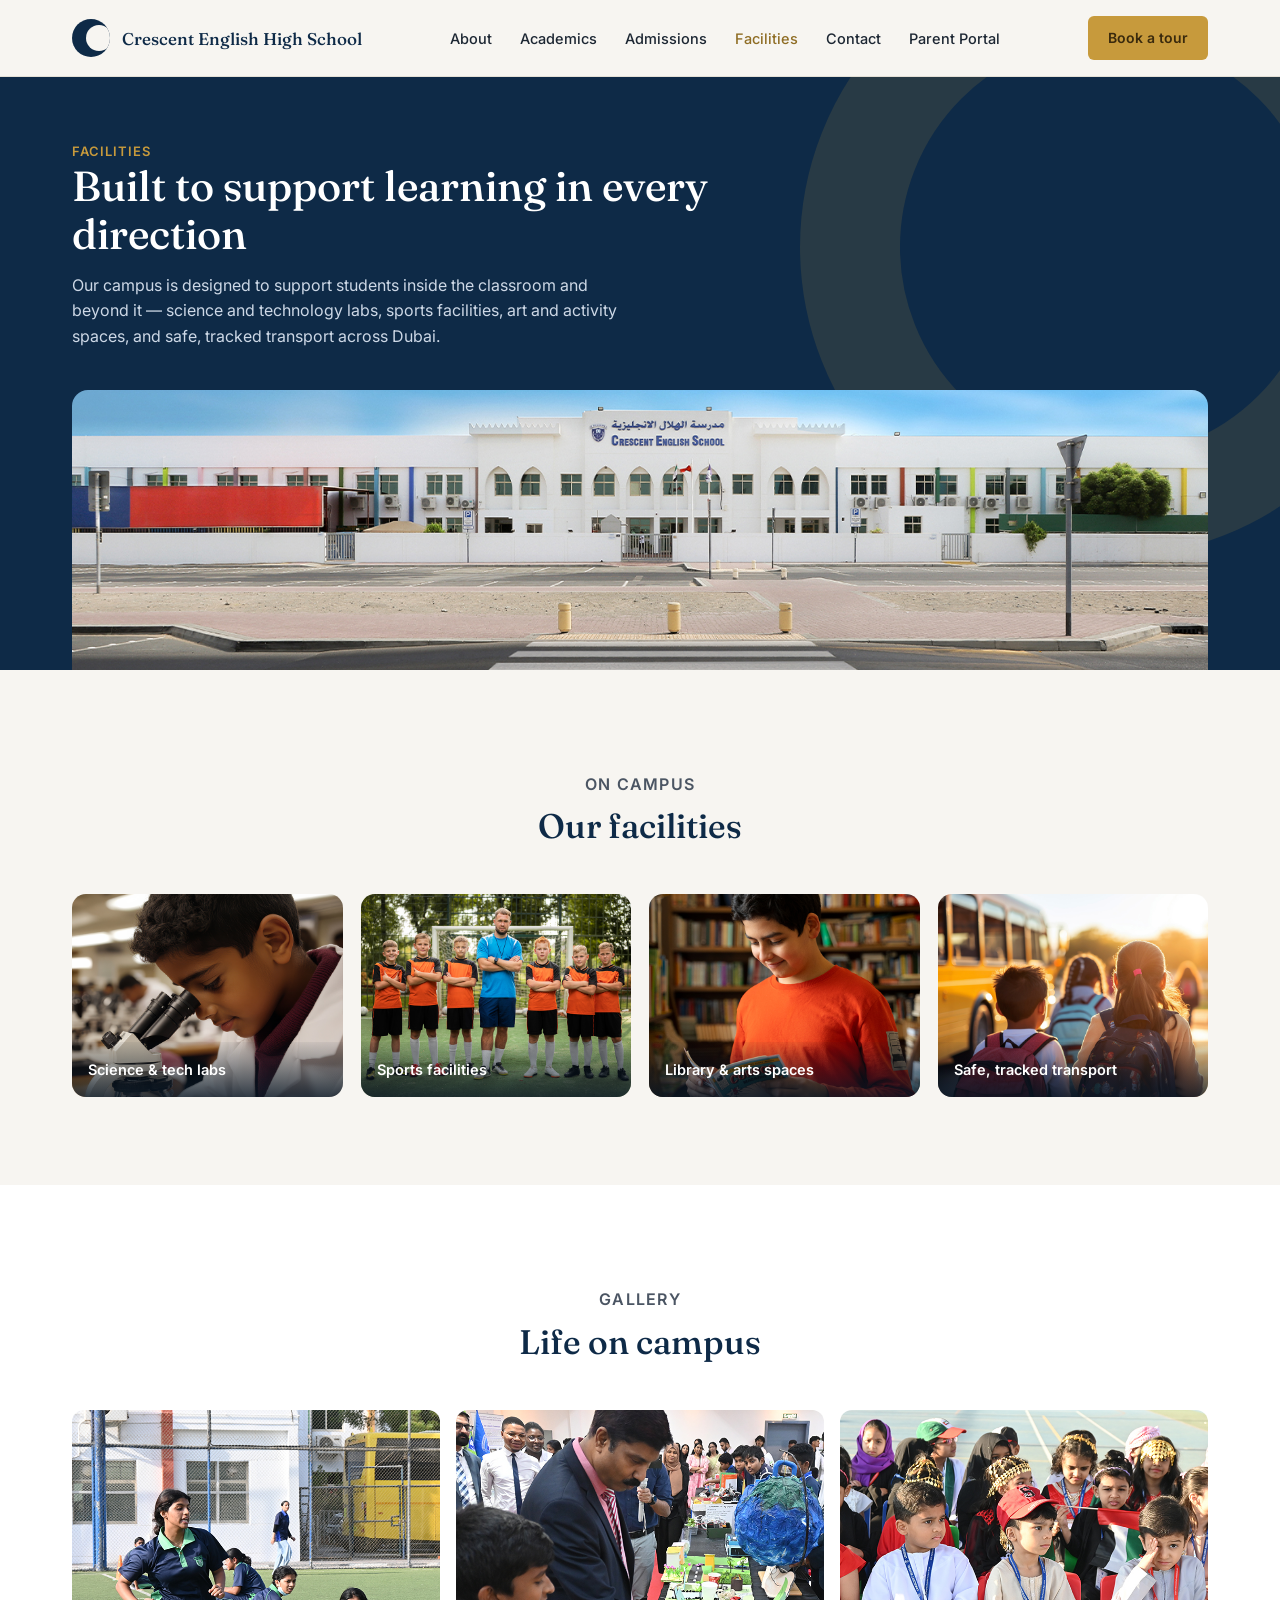
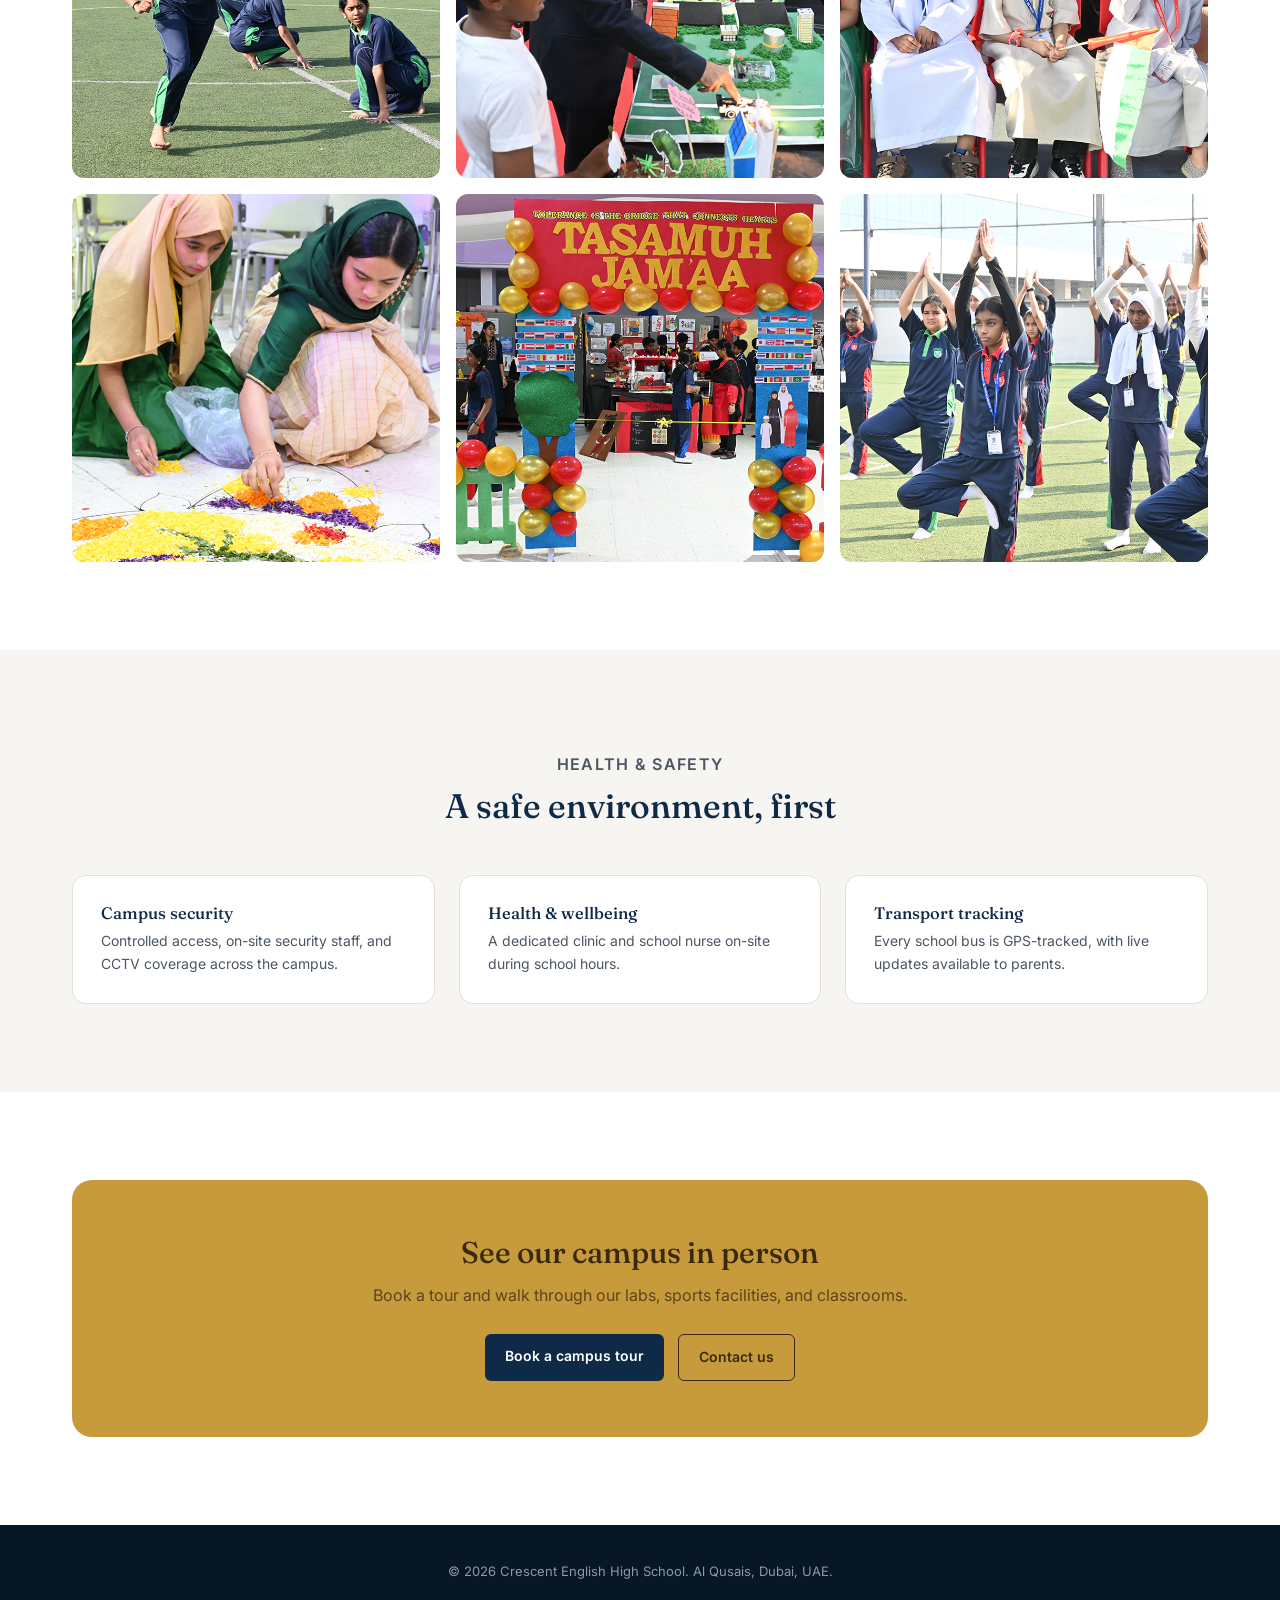
<file: facilities.html>
<!DOCTYPE html>
<html lang="en">
<head>
<meta charset="UTF-8">
<meta name="viewport" content="width=device-width, initial-scale=1.0">
<title>Crescent English High School — Facilities</title>
<link rel="preconnect" href="https://fonts.googleapis.com">
<link href="https://fonts.googleapis.com/css2?family=Fraunces:opsz,wght@9..144,400;9..144,500;9..144,600&family=Inter:wght@400;500;600&display=swap" rel="stylesheet">
<link rel="stylesheet" href="css/style.css">
</head>
<body>

<header>
  <div class="nav wrap">
    <div class="brand"><div class="mark"></div><div class="name">Crescent English High School</div></div>
    <nav class="links">
      <a href="about.html">About</a>
      <a href="academics.html">Academics</a>
      <a href="admissions.html">Admissions</a>
      <a href="facilities.html" class="active">Facilities</a>
      <a href="contact.html">Contact</a>
          <a href="parent-portal.html">Parent Portal</a>
    </nav>
    <a href="admissions.html" class="btn btn-primary">Book a tour</a>
  </div>
</header>

<div class="pagehero">
  <div class="wrap">
    <p class="eyebrow" style="color:var(--gold);">Facilities</p>
    <h1>Built to support learning in every direction</h1>
    <p class="lede">Our campus is designed to support students inside the classroom and beyond it — science and technology labs, sports facilities, art and activity spaces, and safe, tracked transport across Dubai.</p>
    <div class="hero-img"><img src="images/facilities-hero.jpg" alt="Crescent English High School campus"></div>
  </div>
</div>

<section>
  <div class="wrap">
    <div class="section-head"><p class="eyebrow">On campus</p><h2>Our facilities</h2></div>
    <div class="facility-grid">
      <div class="facility-card"><img src="images/facility-labs.jpg" alt="Science and technology labs"><div class="label">Science & tech labs</div></div>
      <div class="facility-card"><img src="images/facility-sports.jpg" alt="Sports facilities"><div class="label">Sports facilities</div></div>
      <div class="facility-card"><img src="images/facility-library.jpg" alt="Library and arts spaces"><div class="label">Library & arts spaces</div></div>
      <div class="facility-card"><img src="images/facility-transport.jpg" alt="School transport"><div class="label">Safe, tracked transport</div></div>
    </div>
  </div>
</section>

<section class="bg-white">
  <div class="wrap">
    <div class="section-head"><p class="eyebrow">Gallery</p><h2>Life on campus</h2></div>
    <div class="gallery-grid">
      <div class="g-item"><img src="images/gallery-1.jpg" alt="Campus life"></div>
      <div class="g-item"><img src="images/gallery-2.jpg" alt="Campus life"></div>
      <div class="g-item"><img src="images/gallery-3.jpg" alt="Campus life"></div>
      <div class="g-item"><img src="images/gallery-4.jpg" alt="Campus life"></div>
      <div class="g-item"><img src="images/gallery-5.jpg" alt="Campus life"></div>
      <div class="g-item"><img src="images/gallery-6.jpg" alt="Campus life"></div>
    </div>
  </div>
</section>

<section>
  <div class="wrap">
    <div class="section-head"><p class="eyebrow">Health & safety</p><h2>A safe environment, first</h2></div>
    <div class="grid3">
      <div class="card"><h3>Campus security</h3><p>Controlled access, on-site security staff, and CCTV coverage across the campus.</p></div>
      <div class="card"><h3>Health & wellbeing</h3><p>A dedicated clinic and school nurse on-site during school hours.</p></div>
      <div class="card"><h3>Transport tracking</h3><p>Every school bus is GPS-tracked, with live updates available to parents.</p></div>
    </div>
  </div>
</section>

<section class="bg-white">
  <div class="wrap">
    <div class="cta-band">
      <h2>See our campus in person</h2>
      <p>Book a tour and walk through our labs, sports facilities, and classrooms.</p>
      <div class="cta-row" style="justify-content:center;">
        <a href="admissions.html" class="btn btn-primary">Book a campus tour</a>
        <a href="contact.html" class="btn-ghost btn">Contact us</a>
      </div>
    </div>
  </div>
</section>

<footer class="simple">© 2026 Crescent English High School. Al Qusais, Dubai, UAE.</footer>

</body>
</html>
</file>
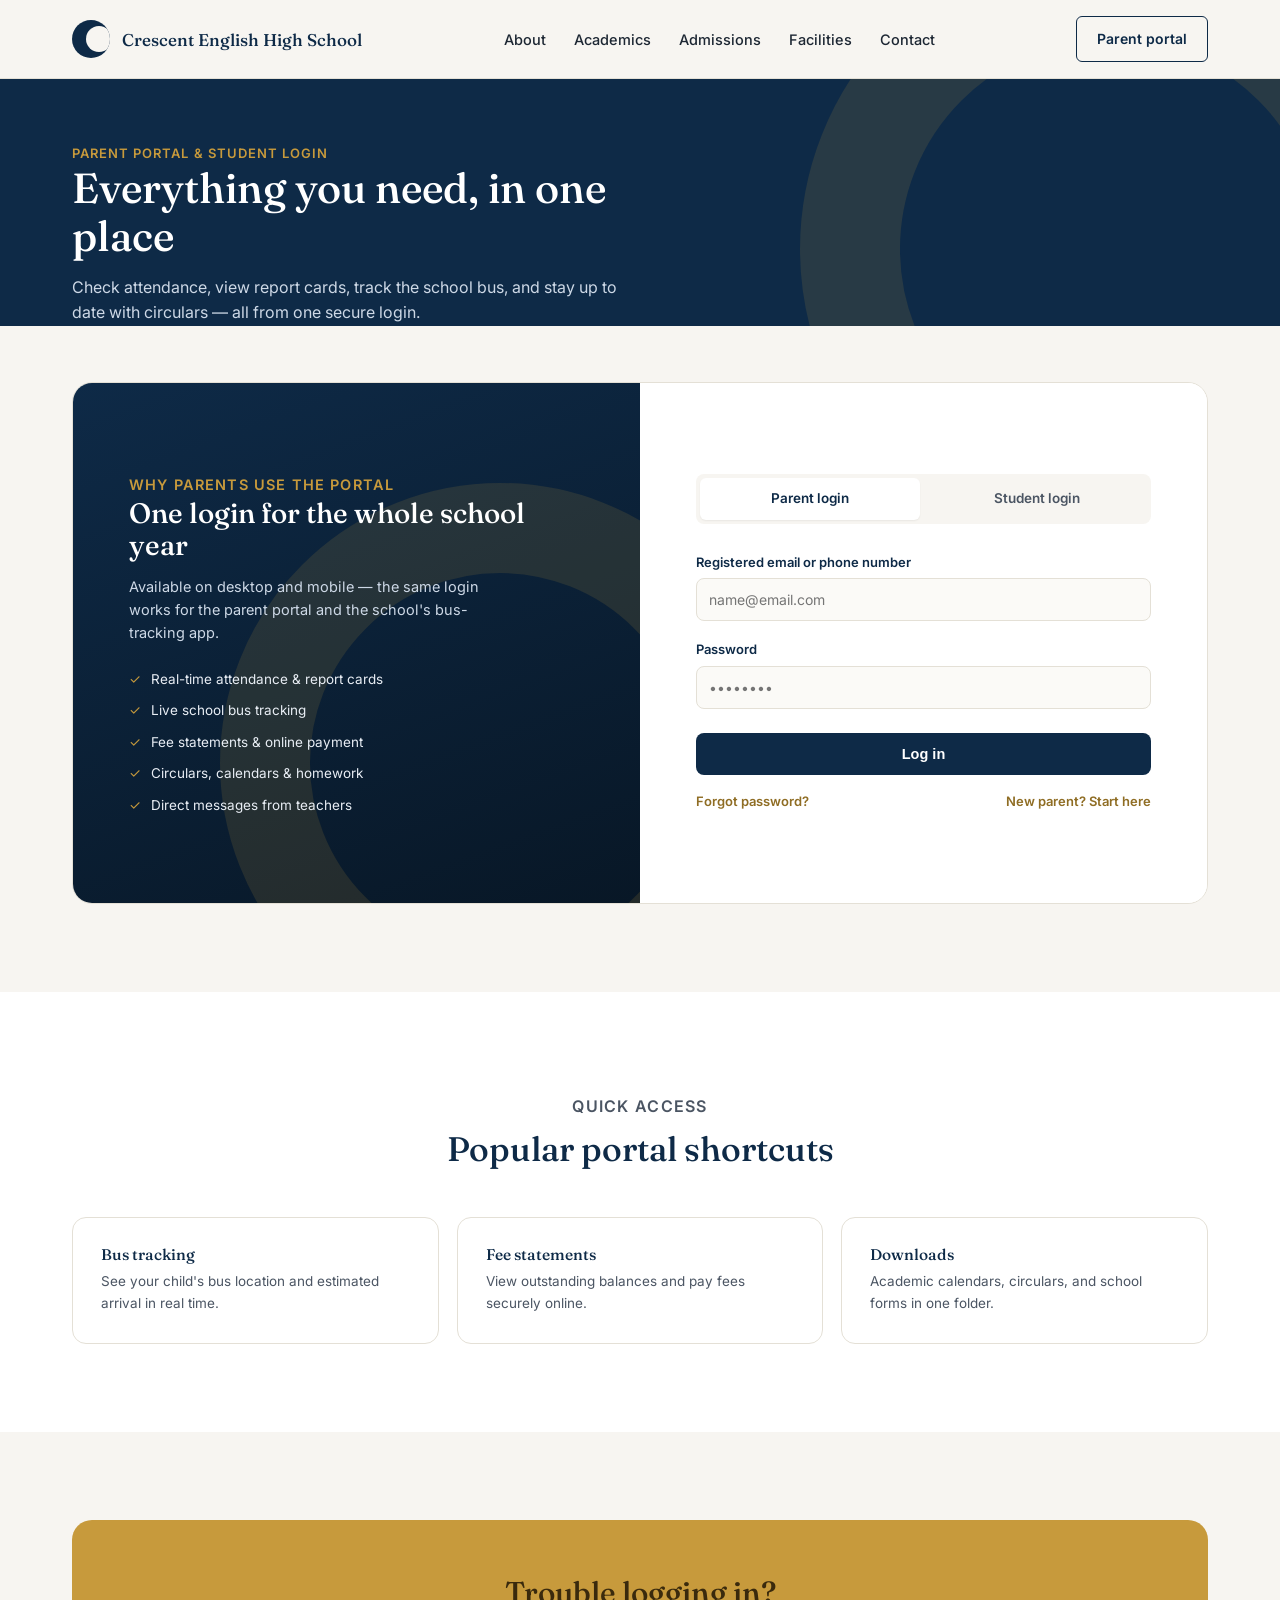
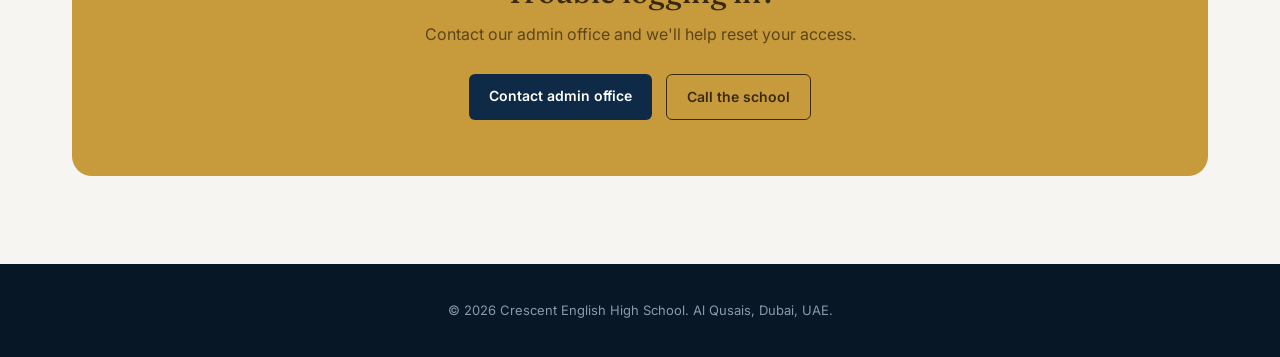
<file: parent-portal.html>
<!DOCTYPE html>
<html lang="en">
<head>
<meta charset="UTF-8">
<meta name="viewport" content="width=device-width, initial-scale=1.0">
<title>Crescent English High School — Parent Portal</title>
<link rel="preconnect" href="https://fonts.googleapis.com">
<link href="https://fonts.googleapis.com/css2?family=Fraunces:opsz,wght@9..144,400;9..144,500;9..144,600&family=Inter:wght@400;500;600&display=swap" rel="stylesheet">
<link rel="stylesheet" href="css/style.css">
<style>
  .portal-wrap{display:grid; grid-template-columns:1fr 1fr; min-height:520px;}
  .portal-side{background:linear-gradient(160deg, var(--navy) 0%, var(--navy-deep) 100%); color:#fff; padding:56px; display:flex; flex-direction:column; justify-content:center; position:relative; overflow:hidden;}
  .portal-side::after{content:""; position:absolute; right:-140px; bottom:-140px; width:380px; height:380px; border-radius:50%; border:90px solid rgba(199,154,60,.14);}
  .portal-side h2{color:#fff; font-size:28px; position:relative; z-index:1;}
  .portal-side p{color:#cdd8e6; margin-top:14px; max-width:360px; font-size:14.5px; position:relative; z-index:1;}
  .portal-side ul{margin-top:24px; position:relative; z-index:1; list-style:none;}
  .portal-side li{font-size:13.5px; color:#e9eef5; margin-bottom:10px; padding-left:22px; position:relative;}
  .portal-side li::before{content:"✓"; position:absolute; left:0; color:var(--gold);}
  .portal-form{background:#fff; padding:56px; display:flex; flex-direction:column; justify-content:center;}
  .tab-row{display:flex; gap:8px; margin-bottom:28px; background:var(--cream); border-radius:8px; padding:4px;}
  .tab{flex:1; text-align:center; padding:10px; border-radius:6px; font-size:13.5px; font-weight:600; color:var(--ink-soft); cursor:pointer;}
  .tab.active{background:#fff; color:var(--navy); box-shadow:0 1px 2px rgba(0,0,0,.06);}
  .portal-form .field{margin-bottom:18px;}
  .portal-form label{display:block; font-size:13px; font-weight:600; margin-bottom:6px; color:var(--navy);}
  .portal-form input{width:100%; padding:12px; border:1px solid var(--line); border-radius:8px; font-size:14px; font-family:inherit; background:#fbfaf7;}
  .portal-form button{width:100%; padding:13px; border:none; border-radius:8px; background:var(--navy); color:#fff; font-weight:600; font-size:14.5px; cursor:pointer; margin-top:6px;}
  .form-foot{display:flex; justify-content:space-between; margin-top:16px; font-size:13px;}
  .form-foot a{color:var(--gold-deep); font-weight:600;}
  .quick-links{display:grid; grid-template-columns:repeat(3,1fr); gap:18px; margin-top:8px;}
  @media (max-width:900px){ .portal-wrap{grid-template-columns:1fr;} .quick-links{grid-template-columns:1fr;} }
</style>
</head>
<body>

<header>
  <div class="nav wrap">
    <div class="brand"><div class="mark"></div><div class="name">Crescent English High School</div></div>
    <nav class="links">
      <a href="about.html">About</a>
      <a href="academics.html">Academics</a>
      <a href="admissions.html">Admissions</a>
      <a href="facilities.html">Facilities</a>
      <a href="contact.html">Contact</a>
    </nav>
    <a href="parent-portal.html" class="btn btn-ghost">Parent portal</a>
  </div>
</header>

<div class="pagehero" style="padding-bottom:0;">
  <div class="wrap" style="padding-bottom:0;">
    <p class="eyebrow" style="color:var(--gold);">Parent portal & student login</p>
    <h1>Everything you need, in one place</h1>
    <p class="lede">Check attendance, view report cards, track the school bus, and stay up to date with circulars — all from one secure login.</p>
  </div>
</div>

<section style="padding-top:56px;">
  <div class="wrap">
    <div style="background:#fff; border-radius:20px; overflow:hidden; border:1px solid var(--line);">
      <div class="portal-wrap">
        <div class="portal-side">
          <p class="eyebrow" style="color:var(--gold);">Why parents use the portal</p>
          <h2>One login for the whole school year</h2>
          <p>Available on desktop and mobile — the same login works for the parent portal and the school's bus-tracking app.</p>
          <ul>
            <li>Real-time attendance & report cards</li>
            <li>Live school bus tracking</li>
            <li>Fee statements & online payment</li>
            <li>Circulars, calendars & homework</li>
            <li>Direct messages from teachers</li>
          </ul>
        </div>
        <div class="portal-form">
          <div class="tab-row">
            <div class="tab active">Parent login</div>
            <div class="tab">Student login</div>
          </div>
          <div class="field"><label>Registered email or phone number</label><input type="text" placeholder="name@email.com"></div>
          <div class="field"><label>Password</label><input type="password" placeholder="••••••••"></div>
          <button type="button">Log in</button>
          <div class="form-foot">
            <a href="#">Forgot password?</a>
            <a href="admissions.html">New parent? Start here</a>
          </div>
        </div>
      </div>
    </div>
  </div>
</section>

<section class="bg-white">
  <div class="wrap">
    <div class="section-head"><p class="eyebrow">Quick access</p><h2>Popular portal shortcuts</h2></div>
    <div class="quick-links">
      <div class="card"><h3 style="font-size:15.5px;">Bus tracking</h3><p style="font-size:13.5px;">See your child's bus location and estimated arrival in real time.</p></div>
      <div class="card"><h3 style="font-size:15.5px;">Fee statements</h3><p style="font-size:13.5px;">View outstanding balances and pay fees securely online.</p></div>
      <div class="card"><h3 style="font-size:15.5px;">Downloads</h3><p style="font-size:13.5px;">Academic calendars, circulars, and school forms in one folder.</p></div>
    </div>
  </div>
</section>

<section>
  <div class="wrap">
    <div class="cta-band">
      <h2>Trouble logging in?</h2>
      <p>Contact our admin office and we'll help reset your access.</p>
      <div class="cta-row" style="justify-content:center;">
        <a href="contact.html" class="btn btn-primary">Contact admin office</a>
        <a href="tel:+97142988866" class="btn-ghost btn">Call the school</a>
      </div>
    </div>
  </div>
</section>

<footer class="simple">© 2026 Crescent English High School. Al Qusais, Dubai, UAE.</footer>

</body>
</html>
</file>
<file: css/style.css>
/* ===== Crescent English High School — shared stylesheet ===== */
:root{
  --navy:#0E2A47; --navy-deep:#081726; --gold:#C79A3C; --gold-deep:#8f6d24;
  --coral:#E76F51; --cream:#F7F5F1; --ink:#1D2733; --ink-soft:#4b5563;
  --sage:#3A7D63; --line:#E4E0D6;
}
*{box-sizing:border-box; margin:0; padding:0;}
body{font-family:'Inter',sans-serif; color:var(--ink); background:var(--cream); line-height:1.6;}
h1,h2,h3{font-family:'Fraunces',serif; font-weight:500; color:var(--navy); line-height:1.15;}
a{text-decoration:none; color:inherit;}
img{max-width:100%; display:block;}
.wrap{max-width:1200px; margin:0 auto; padding:0 32px;}
.eyebrow{font-size:13px; letter-spacing:.08em; text-transform:uppercase; color:var(--gold-deep); font-weight:600;}

/* Header */
header{position:sticky; top:0; z-index:50; background:rgba(247,245,241,.92); backdrop-filter:blur(8px); border-bottom:1px solid var(--line);}
.nav{display:flex; align-items:center; justify-content:space-between; padding:16px 32px;}
.brand{display:flex; align-items:center; gap:12px;}
.brand .mark{width:38px; height:38px; border-radius:50%; background:var(--navy); position:relative; overflow:hidden; flex-shrink:0;}
.brand .mark::after{content:""; position:absolute; width:26px; height:26px; background:var(--cream); border-radius:50%; top:6px; left:14px;}
.brand .name{font-family:'Fraunces',serif; font-weight:500; font-size:17px; color:var(--navy);}
.brand .tag{font-size:11.5px; color:var(--ink-soft); font-style:italic;}
nav.links{display:flex; align-items:center; gap:28px; font-size:14.5px; font-weight:500; color:var(--ink);}
nav.links a:hover, nav.links a.active{color:var(--gold-deep);}
.btn{display:inline-block; padding:11px 20px; border-radius:6px; font-size:14px; font-weight:600; transition:.15s; border:none; cursor:pointer;}
.btn-primary{background:var(--gold); color:#3a2a0d;}
.btn-primary:hover{background:var(--gold-deep); color:#fff;}
.btn-ghost{border:1.5px solid var(--navy); color:var(--navy); background:none;}
.btn-ghost:hover{background:var(--navy); color:#fff;}

/* Page hero (inner pages) */
.pagehero{background:var(--navy); position:relative; overflow:hidden; color:#fff;}
.pagehero::after{content:""; position:absolute; right:-140px; top:-140px; width:420px; height:420px; border-radius:50%; border:100px solid rgba(199,154,60,.14); z-index:1;}
.pagehero .wrap{position:relative; z-index:2; padding:64px 32px 0;}
.pagehero h1{color:#fff; font-size:42px; max-width:640px;}
.pagehero p.lede{color:#cdd8e6; max-width:560px; margin-top:14px; font-size:16px;}
.pagehero .hero-img{margin-top:40px; border-radius:16px 16px 0 0; overflow:hidden; height:280px;}
.pagehero .hero-img img{width:100%; height:100%; object-fit:cover;}

/* Home hero */
.home-hero{position:relative; background:linear-gradient(160deg, var(--navy) 0%, var(--navy-deep) 100%); color:#fff; overflow:hidden;}
.home-hero .wrap{padding:96px 32px 72px; display:grid; grid-template-columns:1.1fr .9fr; gap:48px; align-items:center; position:relative; z-index:2;}
.hero-arc{position:absolute; right:-160px; top:-160px; width:520px; height:520px; border-radius:50%; border:120px solid rgba(199,154,60,.14); z-index:1;}
.home-hero h1{font-size:52px; color:#fff; letter-spacing:-.01em;}
.home-hero p.lede{font-size:17px; color:#cdd8e6; max-width:460px; margin:20px 0 32px;}
.cta-row{display:flex; gap:14px; flex-wrap:wrap;}
.hero-visual{aspect-ratio:4/5; border-radius:16px; overflow:hidden; position:relative;}
.hero-visual img{width:100%; height:100%; object-fit:cover;}
.hero-visual .cap{position:absolute; left:16px; bottom:16px; color:#e9eef5; font-size:13px; background:rgba(8,23,38,.6); padding:8px 12px; border-radius:8px;}
.trust-strip{background:var(--navy-deep); padding:16px 0;}
.trust-strip .wrap{display:flex; justify-content:center; gap:36px; flex-wrap:wrap; font-size:13px; color:#b9c6d6; font-weight:500;}

/* Sections */
section{padding:88px 0;}
.section-head{max-width:640px; margin:0 auto 48px; text-align:center;}
.section-head h2{font-size:34px; margin-top:10px;}
.section-head p{color:var(--ink-soft); font-size:16px; margin-top:14px;}
.bg-white{background:#fff;}

/* Value cards */
.value-grid{display:grid; grid-template-columns:repeat(4,1fr); gap:24px;}
.value-card{background:#fff; border:1px solid var(--line); border-radius:14px; padding:32px 24px;}
.value-card .icon{width:44px; height:44px; border-radius:10px; background:#fdf3e2; color:var(--gold-deep); display:flex; align-items:center; justify-content:center; font-family:'Fraunces',serif; font-size:20px; margin-bottom:18px;}
.value-card h3{font-size:17px; margin-bottom:8px;}
.value-card p{font-size:14px; color:var(--ink-soft);}

/* Message panels (Chairman / Principal) */
.message-panel{background:var(--navy); color:#fff; border-radius:20px; padding:56px; display:grid; grid-template-columns:200px 1fr; gap:40px; align-items:center; margin-bottom:28px;}
.message-panel:last-child{margin-bottom:0;}
.message-panel .photo{width:200px; height:200px; border-radius:50%; overflow:hidden; border:4px solid var(--gold); flex-shrink:0;}
.message-panel .photo img{width:100%; height:100%; object-fit:cover;}
.message-panel blockquote{font-family:'Fraunces',serif; font-size:24px; font-weight:400; line-height:1.4; color:#f2eee6;}
.message-panel .attr{margin-top:20px; color:var(--gold); font-weight:600; font-size:14.5px;}
.message-panel .role{color:#b9c6d6; font-size:13.5px;}
.message-panel.alt{background:#122f4f;}

/* Journey / process */
.journey{display:flex; gap:14px;}
.journey .stop{flex:1; background:#fff; border:1px solid var(--line); border-radius:14px; padding:26px 18px; text-align:center; position:relative;}
.journey .stop:not(:last-child)::after{content:"→"; position:absolute; right:-22px; top:50%; transform:translateY(-50%); color:var(--gold-deep); font-size:16px;}
.journey .stop .n{font-family:'Fraunces',serif; color:var(--gold-deep); font-size:14px; margin-bottom:8px;}
.journey .stop h4{font-size:15.5px; color:var(--navy); margin-bottom:6px;}
.journey .stop p{font-size:12.5px; color:var(--ink-soft);}

/* Vertical process (Admissions) */
.process{max-width:760px; margin:0 auto; position:relative;}
.process::before{content:""; position:absolute; left:27px; top:10px; bottom:10px; width:2px; background:var(--line);}
.step{display:grid; grid-template-columns:56px 1fr; gap:24px; margin-bottom:36px; position:relative;}
.step .num{width:56px; height:56px; border-radius:50%; background:#fff; border:2px solid var(--gold); color:var(--gold-deep); font-family:'Fraunces',serif; font-weight:600; font-size:20px; display:flex; align-items:center; justify-content:center; z-index:2;}
.step .content{background:#fff; border:1px solid var(--line); border-radius:14px; padding:22px 26px;}
.step h3{font-size:18px; margin-bottom:6px;}
.step p{font-size:14.5px; color:var(--ink-soft);}

/* Facilities / image grids */
.facility-grid{display:grid; grid-template-columns:repeat(4,1fr); gap:18px;}
.facility-card{border-radius:14px; aspect-ratio:4/3; position:relative; overflow:hidden;}
.facility-card img{width:100%; height:100%; object-fit:cover;}
.facility-card .label{position:absolute; left:0; right:0; bottom:0; padding:16px; color:#fff; font-weight:600; font-size:14.5px; background:linear-gradient(0deg, rgba(8,23,38,.8), rgba(8,23,38,.05));}
.gallery-grid{display:grid; grid-template-columns:repeat(3,1fr); gap:16px;}
.gallery-grid .g-item{border-radius:12px; overflow:hidden; aspect-ratio:1/1;}
.gallery-grid .g-item img{width:100%; height:100%; object-fit:cover;}

/* News cards */
.news-grid{display:grid; grid-template-columns:repeat(3,1fr); gap:24px;}
.news-card{background:#fff; border:1px solid var(--line); border-radius:14px; overflow:hidden;}
.news-card .thumb{height:150px; overflow:hidden;}
.news-card .thumb img{width:100%; height:100%; object-fit:cover;}
.news-card .body{padding:20px;}
.news-card .tag{font-size:11px; text-transform:uppercase; letter-spacing:.06em; color:var(--gold-deep); font-weight:600;}
.news-card h4{font-size:15.5px; margin:8px 0 6px; color:var(--navy);}
.news-card p{font-size:13px; color:var(--ink-soft);}

/* Testimonials */
.t-grid{display:grid; grid-template-columns:repeat(3,1fr); gap:24px;}
.t-card{border:1px solid var(--line); border-radius:14px; padding:28px; background:var(--cream);}
.t-card p.quote{font-family:'Fraunces',serif; font-style:italic; font-size:16px; color:var(--ink); line-height:1.5;}
.t-card .who{margin-top:16px; font-size:12.5px; color:var(--ink-soft); font-weight:600;}

/* Info cards / grid3 */
.grid3{display:grid; grid-template-columns:repeat(3,1fr); gap:24px;}
.card{background:#fff; border:1px solid var(--line); border-radius:14px; padding:28px;}
.card .icon{width:42px; height:42px; border-radius:10px; background:#fdf3e2; color:var(--gold-deep); display:flex; align-items:center; justify-content:center; font-family:'Fraunces',serif; margin-bottom:16px;}
.card h3{font-size:16.5px; margin-bottom:8px;}
.card p{font-size:14px; color:var(--ink-soft);}
.card a{color:var(--gold-deep); font-weight:600; font-size:13.5px;}

/* Tables */
.data-table{width:100%; border-collapse:collapse; background:#fff; border:1px solid var(--line); border-radius:14px; overflow:hidden;}
.data-table th{background:var(--navy); color:#fff; text-align:left; padding:14px 20px; font-size:13px; font-weight:600;}
.data-table td{padding:14px 20px; border-top:1px solid var(--line); font-size:14px;}
.data-table tr:nth-child(even) td{background:#fbfaf7;}

/* Form */
.form-panel{display:grid; grid-template-columns:1fr 1fr; gap:56px; align-items:start;}
.form-panel .copy h2{font-size:30px;}
.form-panel .copy p{color:var(--ink-soft); margin-top:14px; font-size:15px;}
.form-panel .badges{display:flex; gap:10px; margin-top:24px; flex-wrap:wrap;}
.form-panel .badge{border:1px solid var(--line); border-radius:6px; padding:6px 10px; font-size:12px; color:var(--ink-soft); background:#fff;}
.form-card{background:#fff; border:1px solid var(--line); border-radius:16px; padding:32px;}
.form-card .field{margin-bottom:16px;}
.form-card label{display:block; font-size:13px; font-weight:600; margin-bottom:6px; color:var(--navy);}
.form-card input, .form-card select, .form-card textarea{width:100%; padding:11px 12px; border:1px solid var(--line); border-radius:8px; font-size:14px; font-family:inherit; background:#fbfaf7;}
.form-card textarea{resize:vertical; min-height:100px;}
.form-card .row2{display:grid; grid-template-columns:1fr 1fr; gap:14px;}
.form-card button{width:100%; margin-top:8px; padding:13px; border:none; border-radius:8px; background:var(--gold); color:#3a2a0d; font-weight:600; font-size:14.5px; cursor:pointer;}
.progress{display:flex; gap:6px; margin-bottom:22px;}
.progress span{flex:1; height:4px; border-radius:2px; background:var(--line);}
.progress span.done{background:var(--gold);}

/* CTA band */
.cta-band{background:var(--gold); border-radius:20px; padding:56px; text-align:center;}
.cta-band h2{color:#3a2a0d; font-size:30px;}
.cta-band p{color:#5c451a; margin:12px 0 26px;}
.cta-band .btn-primary{background:var(--navy); color:#fff;}
.cta-band .btn-primary:hover{background:var(--navy-deep);}
.cta-band .btn-ghost{border-color:#3a2a0d; color:#3a2a0d;}
.cta-band .btn-ghost:hover{background:#3a2a0d; color:#fff;}

/* Contact */
.contact-grid{display:grid; grid-template-columns:1fr 1fr; gap:40px;}
.map-box{border-radius:16px; overflow:hidden; height:450px; min-height:340px; background:linear-gradient(135deg,#2c4a6e,#173252); display:flex; align-items:center; justify-content:center; color:#cdd8e6; font-size:14px;}

/* Footer */
footer.site-footer{background:var(--navy-deep); color:#b9c6d6; padding:56px 0 28px; font-size:13.5px;}
.foot-grid{display:grid; grid-template-columns:2fr 1fr 1fr 1fr; gap:40px; padding-bottom:36px; border-bottom:1px solid rgba(255,255,255,.1);}
footer h5{color:#fff; font-size:13px; margin-bottom:14px; font-weight:600;}
footer .foot-links a{display:block; margin-bottom:9px; color:#b9c6d6;}
footer .foot-links a:hover{color:var(--gold);}
.badges-row{display:flex; gap:8px; margin-top:14px; flex-wrap:wrap;}
.foot-badge{border:1px solid rgba(255,255,255,.2); border-radius:6px; padding:5px 9px; font-size:11px;}
.foot-bottom{padding-top:20px; display:flex; justify-content:space-between; font-size:12px; color:#8a99ab; flex-wrap:wrap; gap:8px;}
footer.simple{background:var(--navy-deep); color:#8a99ab; padding:36px 0; font-size:13px; text-align:center;}

@media (max-width:900px){
  .home-hero .wrap{grid-template-columns:1fr;} .hero-visual{display:none;}
  .value-grid,.facility-grid,.news-grid,.t-grid,.grid3{grid-template-columns:repeat(2,1fr);}
  .gallery-grid{grid-template-columns:repeat(2,1fr);}
  .message-panel{grid-template-columns:1fr; text-align:center;} .message-panel .photo{margin:0 auto;}
  .journey{flex-direction:column;} .journey .stop:not(:last-child)::after{display:none;}
  nav.links{display:none;} .foot-grid{grid-template-columns:1fr 1fr;}
  .form-panel, .contact-grid{grid-template-columns:1fr;}
  .form-card .row2{grid-template-columns:1fr;}
  .cal-row{grid-template-columns:1fr; text-align:left; gap:4px;}
}
</file>
